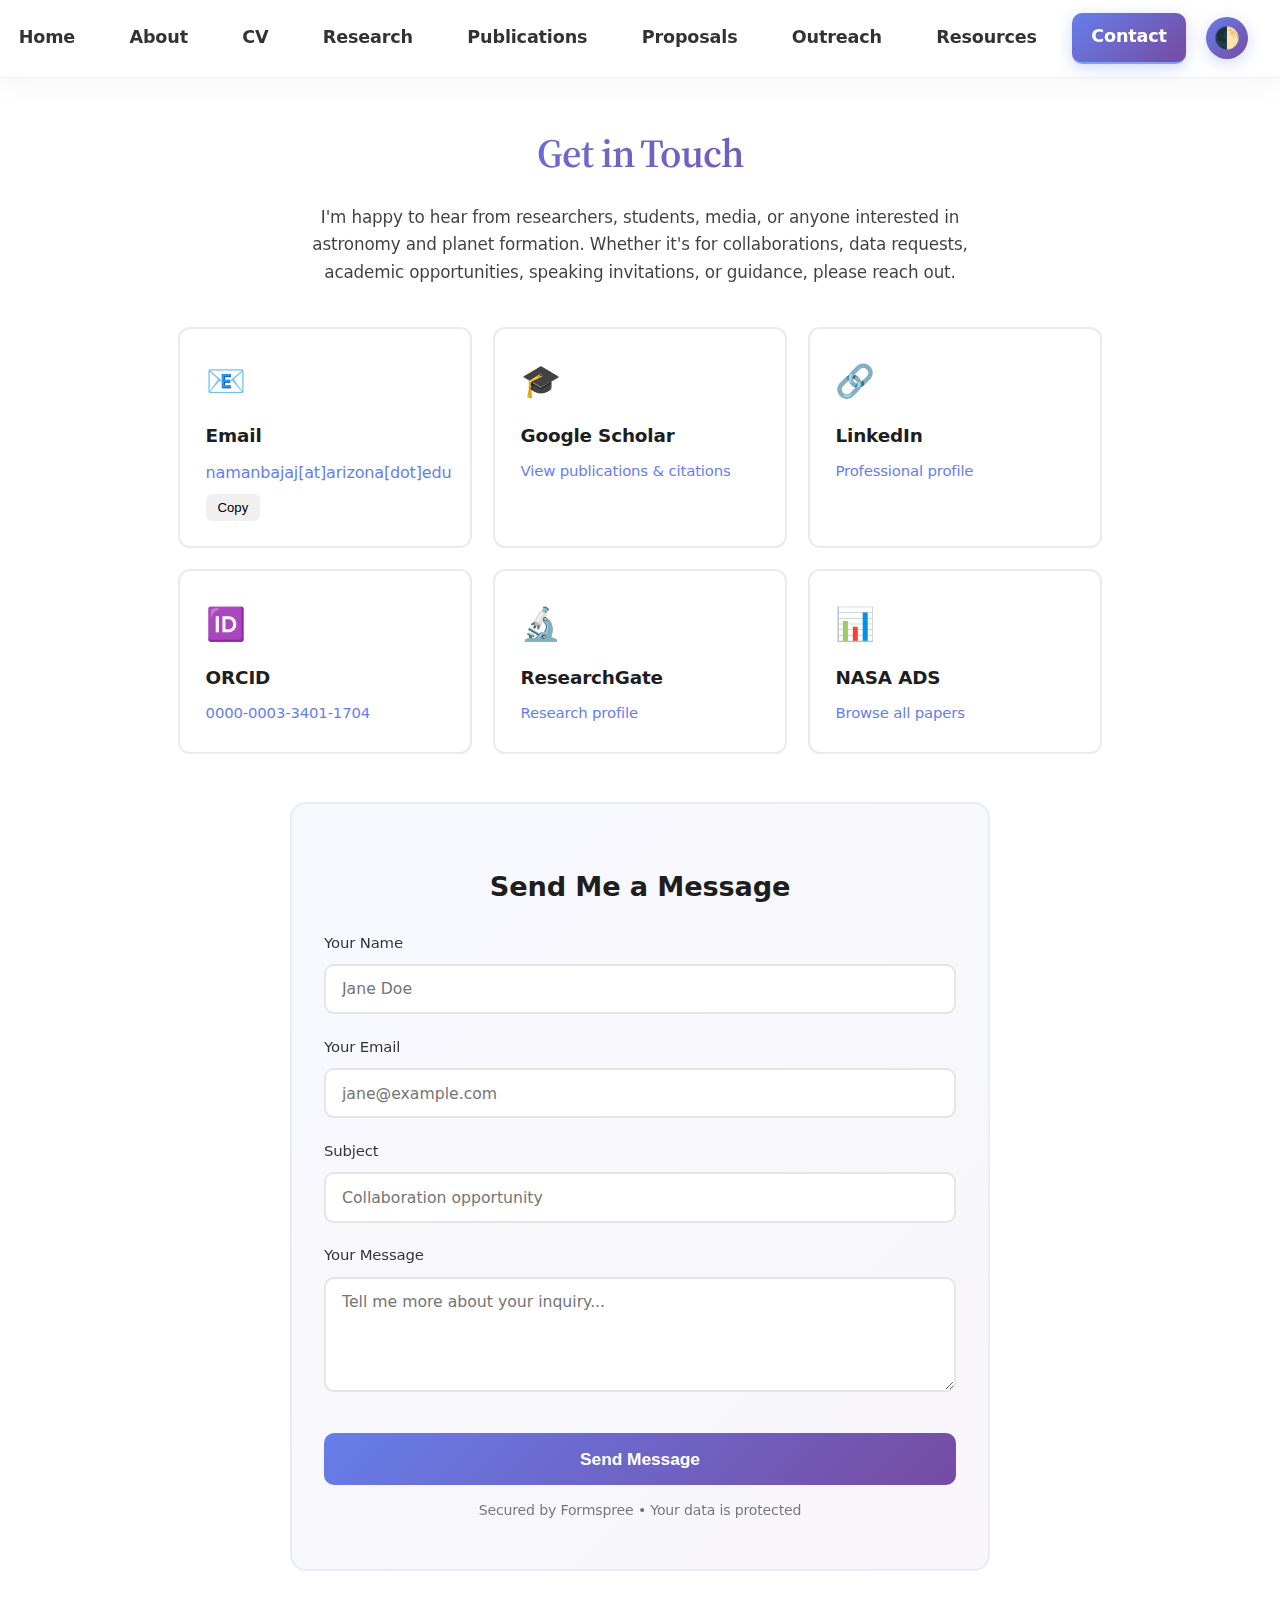
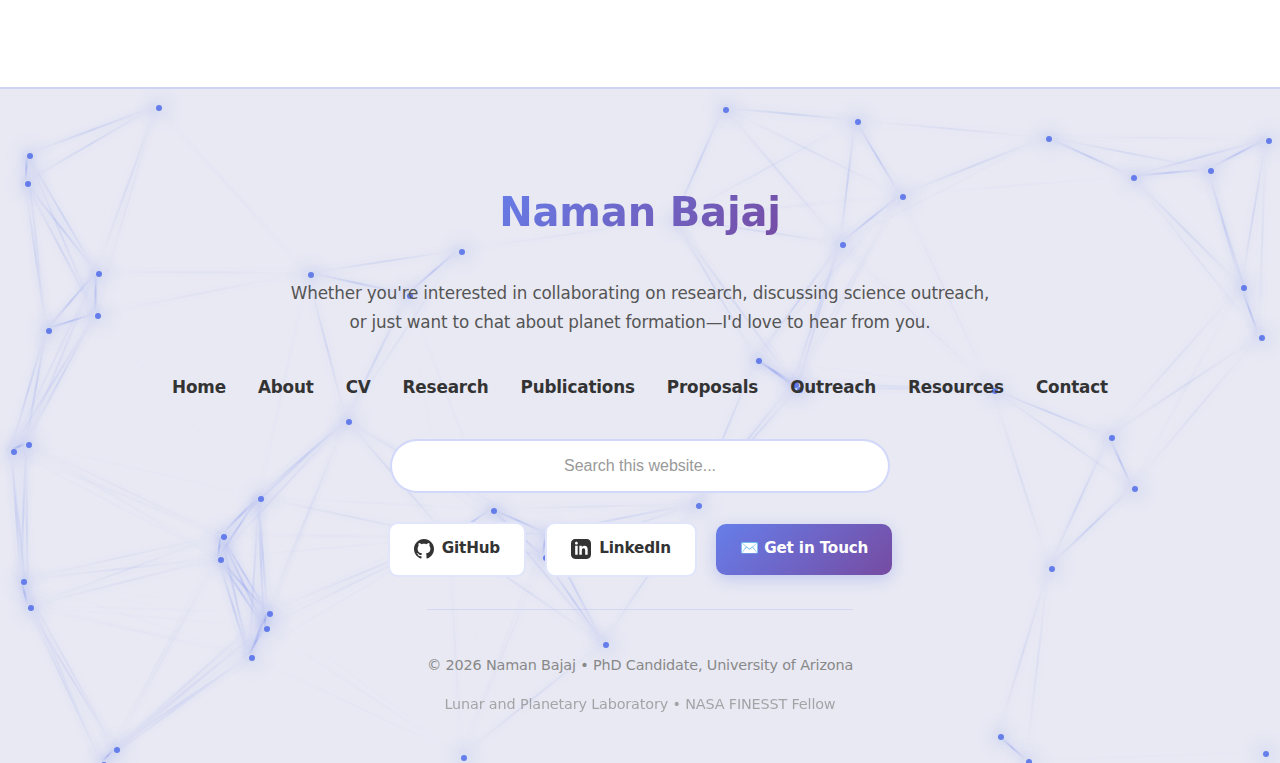
<file: contact.html>
<!DOCTYPE html>
<html lang="en">
<head>
  <meta charset="UTF-8">
  <title>Contact | Naman Bajaj</title>
  <meta name="viewport" content="width=device-width, initial-scale=1.0">
  <meta name="description" content="Contact Naman Bajaj, astronomer studying planet formation and protoplanetary disk evolution.">
  <meta name="author" content="Naman Bajaj">
  <meta name="keywords" content="Astronomy, Planet Formation, Protoplanetary Disks, Exoplanets">
  <link rel="stylesheet" href="assets/style.css">
  <link rel="preconnect" href="https://fonts.googleapis.com">
  <link rel="preconnect" href="https://fonts.gstatic.com" crossorigin>
  <link href="https://fonts.googleapis.com/css2?family=Source+Serif+4:wght@400;600&display=swap" rel="stylesheet">
  
  <style>
    /* Global */
    * { box-sizing: border-box; }
    body { margin: 0; padding: 0; overflow-x: hidden; width: 100%; }

    /* Navigation Bar */
    .nav-bar {
      position: sticky !important;
      top: 0;
      width: 100%;
      background: rgba(255, 255, 255, 0.85) !important;
      backdrop-filter: blur(20px) !important;
      -webkit-backdrop-filter: blur(20px) !important;
      box-shadow: 0 4px 30px rgba(0, 0, 0, 0.05) !important;
      border-bottom: 1px solid rgba(102, 126, 234, 0.1) !important;
      padding: 0.8rem 2rem !important;
      z-index: 1000;
      transition: all 0.3s ease;
      display: flex;
      justify-content: center;
      align-items: center;
      gap: 1rem;
    }

    body.dark .nav-bar {
      background: rgba(26, 26, 26, 0.85) !important;
      box-shadow: 0 4px 30px rgba(0, 0, 0, 0.3) !important;
      border-bottom-color: rgba(102, 126, 234, 0.2) !important;
    }

    .nav-links {
      display: flex;
      gap: 1rem;
      align-items: center;
    }

    .nav-bar .nav-link {
      font-size: 1.1rem !important;
      font-weight: 600 !important;
      padding: 0.6rem 1.2rem !important;
      border-radius: 10px !important;
      transition: all 0.3s ease !important;
      position: relative;
      color: #333 !important;
      text-decoration: none;
      white-space: nowrap;
    }

    body.dark .nav-bar .nav-link { color: #e0e0e0 !important; }

    .nav-bar .nav-link:hover {
      background: linear-gradient(135deg, rgba(102, 126, 234, 0.1) 0%, rgba(118, 75, 162, 0.1) 100%) !important;
      transform: translateY(-2px);
    }

    .nav-bar .nav-link.active {
      background: linear-gradient(135deg, #667eea 0%, #764ba2 100%) !important;
      color: white !important;
      box-shadow: 0 4px 15px rgba(102, 126, 234, 0.3);
    }

    body.dark .nav-bar .nav-link.active { box-shadow: 0 4px 15px rgba(102, 126, 234, 0.5); }

    .nav-bar #theme-toggle {
      background: linear-gradient(135deg, #667eea 0%, #764ba2 100%) !important;
      border: none !important;
      width: 42px !important;
      height: 42px !important;
      border-radius: 50% !important;
      font-size: 1.3rem !important;
      cursor: pointer;
      transition: all 0.3s ease !important;
      box-shadow: 0 4px 15px rgba(102, 126, 234, 0.3);
      display: flex;
      align-items: center;
      justify-content: center;
      flex-shrink: 0;
    }

    .nav-bar #theme-toggle:hover {
      transform: rotate(180deg) scale(1.1);
      box-shadow: 0 6px 20px rgba(102, 126, 234, 0.4);
    }

    /* Mobile Menu */
    .mobile-menu-btn {
      display: none;
      background: linear-gradient(135deg, #667eea 0%, #764ba2 100%);
      border: none;
      width: 42px;
      height: 42px;
      border-radius: 10px;
      cursor: pointer;
      flex-direction: column;
      justify-content: center;
      align-items: center;
      gap: 5px;
      transition: all 0.3s ease;
      box-shadow: 0 4px 15px rgba(102, 126, 234, 0.3);
    }

    .mobile-menu-btn span {
      width: 22px;
      height: 2px;
      background: white;
      border-radius: 2px;
      transition: all 0.3s ease;
    }

    .mobile-menu-btn.active span:nth-child(1) { transform: rotate(45deg) translate(6px, 6px); }
    .mobile-menu-btn.active span:nth-child(2) { opacity: 0; }
    .mobile-menu-btn.active span:nth-child(3) { transform: rotate(-45deg) translate(6px, -6px); }

    .mobile-nav-links {
      display: none;
      position: absolute;
      top: 100%;
      left: 0;
      right: 0;
      background: rgba(255, 255, 255, 0.95);
      backdrop-filter: blur(20px);
      -webkit-backdrop-filter: blur(20px);
      box-shadow: 0 8px 30px rgba(0, 0, 0, 0.1);
      flex-direction: column;
      padding: 1rem;
      gap: 0.5rem;
      max-height: 0;
      overflow: hidden;
      transition: max-height 0.3s ease;
    }

    body.dark .mobile-nav-links { background: rgba(26, 26, 26, 0.95); }
    .mobile-nav-links.active { display: flex; max-height: 500px; }
    .mobile-nav-links .nav-link { width: 100%; text-align: center; padding: 0.8rem 1rem !important; }

    /* Main Content */
    main {
      padding: 0.5rem;
      max-width: 1000px;
      margin: 0 auto;
    }

    /* contact.html: match about.html spacing */
    section.section {
      padding-top: 0;
    }

    /* Hero Section */
    .contact-hero {
      text-align: center;
      max-width: 700px;
      margin: 0 auto 2.5rem;
    }

    .contact-hero h2 {
      font-size: 2.5rem;
      margin-bottom: 1rem;
      background: linear-gradient(135deg, #667eea 0%, #764ba2 100%);
      -webkit-background-clip: text;
      -webkit-text-fill-color: transparent;
      background-clip: text;
    }

    .contact-hero p {
      font-size: 1.05rem;
      line-height: 1.65;
      opacity: 0.85;
    }

    /* Contact Cards Grid */
    .contact-grid {
      display: grid;
      grid-template-columns: repeat(auto-fit, minmax(280px, 1fr));
      gap: 1.3rem;
      margin: 2.5rem 0;
    }

    .contact-card {
      position: relative;
      padding: 1.6rem;
      border-radius: 12px;
      transition: all 0.3s cubic-bezier(0.4, 0, 0.2, 1);
      border: 2px solid rgba(0, 0, 0, 0.08);
      background: var(--bg-color, #fff);
      overflow: hidden;
    }

    .contact-card::before {
      content: '';
      position: absolute;
      top: 0;
      left: 0;
      width: 4px;
      height: 100%;
      background: linear-gradient(180deg, #667eea 0%, #764ba2 100%);
      opacity: 0;
      transition: opacity 0.3s ease;
    }

    .contact-card:hover {
      transform: translateY(-4px);
      box-shadow: 0 12px 24px rgba(0, 0, 0, 0.12);
      border-color: rgba(102, 126, 234, 0.3);
    }

    .contact-card:hover::before { opacity: 1; }

    .contact-card .icon {
      font-size: 2rem;
      margin-bottom: 0.7rem;
      display: block;
    }

    .contact-card h3 {
      margin: 0 0 0.5rem 0;
      font-size: 1.15rem;
      font-weight: 600;
    }

    .contact-card p {
      margin: 0;
      font-size: 0.93rem;
    }

    .contact-card a {
      text-decoration: none;
      color: #667eea;
      font-weight: 500;
      transition: color 0.2s ease;
    }

    .contact-card a:hover {
      color: #764ba2;
      text-decoration: underline;
    }

    .email-container {
      display: flex;
      align-items: center;
      gap: 0.5rem;
      flex-wrap: wrap;
    }

    .copy-btn {
      padding: 0.35rem 0.75rem;
      font-size: 0.82rem;
      background: #f0f0f0;
      border: none;
      border-radius: 6px;
      cursor: pointer;
      transition: all 0.2s ease;
      font-weight: 500;
    }

    .copy-btn:hover {
      background: #667eea;
      color: white;
    }

    .copy-btn.copied {
      background: #10b981;
      color: white;
    }

    /* Form Styling */
    .contact-form-wrapper {
      max-width: 700px;
      margin: 3rem auto 0;
      padding: 2rem;
      background: linear-gradient(135deg, rgba(102, 126, 234, 0.05) 0%, rgba(118, 75, 162, 0.05) 100%);
      border-radius: 16px;
      border: 2px solid rgba(102, 126, 234, 0.1);
    }

    .contact-form-wrapper h3 {
      font-size: 1.7rem;
      margin-bottom: 1.3rem;
      text-align: center;
    }

    .form-group {
      margin-bottom: 1.3rem;
    }

    .form-group label {
      display: block;
      margin-bottom: 0.5rem;
      font-weight: 500;
      font-size: 0.93rem;
      opacity: 0.9;
    }

    .form-group input,
    .form-group textarea {
      width: 100%;
      padding: 0.85rem 1rem;
      border-radius: 10px;
      border: 2px solid rgba(0, 0, 0, 0.1);
      font-size: 0.98rem;
      font-family: inherit;
      transition: all 0.3s ease;
      background: var(--bg-color, #fff);
      color: var(--text-color, #333);
      box-sizing: border-box;
    }

    .form-group input:focus,
    .form-group textarea:focus {
      outline: none;
      border-color: #667eea;
      box-shadow: 0 0 0 4px rgba(102, 126, 234, 0.1);
    }

    .form-group textarea {
      resize: vertical;
      min-height: 115px;
    }

    .submit-btn {
      width: 100%;
      padding: 0.95rem 2rem;
      font-size: 1.08rem;
      font-weight: 600;
      background: linear-gradient(135deg, #667eea 0%, #764ba2 100%);
      color: white;
      border: none;
      border-radius: 10px;
      cursor: pointer;
      transition: all 0.3s ease;
      margin-top: 0.8rem;
    }

    .submit-btn:hover {
      transform: translateY(-2px);
      box-shadow: 0 8px 20px rgba(102, 126, 234, 0.4);
    }

    .submit-btn:active { transform: translateY(0); }

    .form-notice {
      text-align: center;
      font-size: 0.88rem;
      opacity: 0.6;
      margin-top: 0.9rem;
    }

    .success-message {
      display: none;
      padding: 0.95rem;
      background: #10b981;
      color: white;
      border-radius: 8px;
      text-align: center;
      margin-bottom: 1rem;
      animation: slideIn 0.3s ease;
    }

    .success-message.show { display: block; }

    @keyframes slideIn {
      from {
        opacity: 0;
        transform: translateY(-10px);
      }
      to {
        opacity: 1;
        transform: translateY(0);
      }
    }

    /* Footer */
    .home-footer {
      position: relative;
      padding: 3.5rem 2rem 2rem;
      background: #e8e9f3;
      border-top: 2px solid rgba(102, 126, 234, 0.2);
      overflow: hidden;
      width: 100%;
      margin-top: 3rem;
    }

    body.dark .home-footer {
      background: #0d0d0d;
      border-top-color: rgba(102, 126, 234, 0.3);
    }

    .footer-constellation {
      position: absolute;
      top: 0;
      left: 0;
      right: 0;
      bottom: 0;
      opacity: 1;
      pointer-events: none;
      overflow: hidden;
      z-index: 0;
    }

    .constellation-dot {
      position: absolute;
      width: 6px;
      height: 6px;
      background: #667eea;
      border-radius: 50%;
      box-shadow: 0 0 15px rgba(102, 126, 234, 0.8), 0 0 30px rgba(102, 126, 234, 0.4);
      animation: twinkle 3s ease-in-out infinite;
    }

    body.dark .constellation-dot {
      background: #a0b4ff;
      box-shadow: 0 0 20px rgba(160, 180, 255, 0.9), 0 0 40px rgba(160, 180, 255, 0.5);
    }

    @keyframes twinkle {
      0%, 100% { opacity: 1; transform: scale(1); }
      50% { opacity: 0.5; transform: scale(0.8); }
    }

    .constellation-line {
      position: absolute;
      height: 2px;
      background: linear-gradient(90deg, transparent, rgba(102, 126, 234, 0.6), transparent);
      transform-origin: left center;
      box-shadow: 0 0 8px rgba(102, 126, 234, 0.4);
    }

    body.dark .constellation-line {
      background: linear-gradient(90deg, transparent, rgba(160, 180, 255, 0.7), transparent);
      box-shadow: 0 0 10px rgba(160, 180, 255, 0.5);
    }

    .footer-container {
      position: relative;
      max-width: 1200px;
      margin: 0 auto;
      display: flex;
      flex-direction: column;
      align-items: center;
      text-align: center;
      z-index: 1;
      width: 100%;
    }

    .footer-name {
      font-size: 2.5rem;
      font-weight: 900;
      margin-bottom: 1rem;
      background: linear-gradient(135deg, #667eea 0%, #764ba2 100%);
      -webkit-background-clip: text;
      -webkit-text-fill-color: transparent;
      background-clip: text;
    }

    .footer-tagline {
      font-size: 1.05rem;
      line-height: 1.7;
      color: #555;
      margin-bottom: 2rem;
      max-width: 700px;
    }

    body.dark .footer-tagline { color: #b0b0b0; }

    .footer-nav {
      display: flex;
      gap: 2rem;
      margin-bottom: 2rem;
      flex-wrap: wrap;
      justify-content: center;
      background: transparent !important;
    }

    .footer-nav a {
      color: #333;
      text-decoration: none;
      font-size: 1.05rem;
      font-weight: 600;
      transition: all 0.3s ease;
      position: relative;
      background: transparent !important;
    }

    .footer-nav a::after {
      content: '';
      position: absolute;
      bottom: -5px;
      left: 0;
      width: 0;
      height: 2px;
      background: #667eea;
      transition: width 0.3s ease;
    }

    .footer-nav a:hover { color: #667eea; }
    .footer-nav a:hover::after { width: 100%; }
    body.dark .footer-nav a { color: #e0e0e0; }
    body.dark .footer-nav a:hover { color: #a0b4ff; }
    body.dark .footer-nav a::after { background: #a0b4ff; }

    .search-container {
      width: 100%;
      max-width: 500px;
      margin-bottom: 1.8rem;
    }

    .search-box {
      width: 100%;
      padding: 1rem 1.5rem;
      font-size: 1rem;
      border: 2px solid rgba(102, 126, 234, 0.3);
      border-radius: 50px;
      background: white;
      color: #333;
      transition: all 0.3s ease;
      text-align: center;
    }

    .search-box:focus {
      outline: none;
      border-color: #667eea;
      box-shadow: 0 4px 15px rgba(102, 126, 234, 0.2);
    }

    body.dark .search-box {
      background: #1a1a1a;
      color: #e0e0e0;
      border-color: rgba(102, 126, 234, 0.4);
    }

    body.dark .search-box:focus { border-color: #a0b4ff; }
    .search-box::placeholder { color: #999; }

    .footer-links {
      display: flex;
      gap: 1.2rem;
      align-items: center;
      justify-content: center;
      margin-bottom: 2rem;
      flex-wrap: wrap;
    }

    .footer-link {
      display: inline-flex;
      align-items: center;
      gap: 0.5rem;
      padding: 0.8rem 1.5rem;
      background: white;
      color: #333;
      text-decoration: none;
      border-radius: 10px;
      font-weight: 600;
      font-size: 0.95rem;
      transition: all 0.3s ease;
      border: 2px solid rgba(102, 126, 234, 0.2);
    }

    .footer-link:hover {
      transform: translateY(-3px);
      box-shadow: 0 6px 15px rgba(102, 126, 234, 0.2);
      border-color: #667eea;
      color: #667eea;
    }

    body.dark .footer-link {
      background: #1a1a1a;
      color: #e0e0e0;
      border-color: rgba(102, 126, 234, 0.3);
    }

    body.dark .footer-link:hover {
      border-color: #a0b4ff;
      color: #a0b4ff;
    }

    .footer-link svg {
      width: 20px;
      height: 20px;
      fill: currentColor;
    }

    .contact-btn {
      background: linear-gradient(135deg, #667eea 0%, #764ba2 100%) !important;
      color: white !important;
      border: none !important;
      box-shadow: 0 4px 15px rgba(102, 126, 234, 0.3);
    }

    .contact-btn:hover {
      box-shadow: 0 6px 20px rgba(102, 126, 234, 0.4);
      color: white !important;
    }

    .footer-bottom {
      padding-top: 1.8rem;
      border-top: 1px solid rgba(102, 126, 234, 0.15);
      color: #888;
      font-size: 0.9rem;
    }

    body.dark .footer-bottom {
      border-top-color: rgba(102, 126, 234, 0.25);
      color: #999;
    }

    /* Dark Mode */
    body.dark .contact-card {
      background: #2a2a2a;
      border-color: rgba(255, 255, 255, 0.1);
    }

    body.dark .contact-card:hover { border-color: rgba(102, 126, 234, 0.5); }

    body.dark .contact-form-wrapper {
      background: linear-gradient(135deg, rgba(102, 126, 234, 0.1) 0%, rgba(118, 75, 162, 0.1) 100%);
      border-color: rgba(102, 126, 234, 0.2);
    }

    body.dark .form-group input,
    body.dark .form-group textarea {
      background: #2a2a2a;
      border-color: rgba(255, 255, 255, 0.2);
      color: #e0e0e0;
    }

    body.dark .form-group input:focus,
    body.dark .form-group textarea:focus {
      border-color: #667eea;
      box-shadow: 0 0 0 4px rgba(102, 126, 234, 0.2);
    }

    body.dark .copy-btn {
      background: #3a3a3a;
      color: #e0e0e0;
    }

    /* Responsive */
    @media (max-width: 768px) {
      body { max-width: 100vw; overflow-x: hidden; }

      .nav-bar {
        padding: 1rem 1.5rem !important;
        justify-content: space-between;
        position: relative;
      }

      .nav-links { display: none !important; }
      .mobile-menu-btn { display: flex; }

      main { padding: 1.5rem; }

      .contact-hero h2 { font-size: 2rem; }

      .contact-grid { grid-template-columns: 1fr; }

      .contact-form-wrapper { padding: 1.5rem; }

      .footer-nav {
        flex-direction: column;
        gap: 1.2rem;
        margin-bottom: 1.8rem;
      }

      .footer-links {
        flex-direction: column;
        width: 100%;
        gap: 1rem;
      }

      .footer-link {
        width: 100%;
        justify-content: center;
      }
    }
  </style>
</head>

<body>

<nav class="nav-bar">
  <div class="nav-links">
    <a href="index.html" class="nav-link">Home</a>
    <a href="about.html" class="nav-link">About</a>
    <a href="cv.html" class="nav-link">CV</a>
    <a href="research.html" class="nav-link">Research</a>
    <a href="publications.html" class="nav-link">Publications</a>
    <a href="proposals.html" class="nav-link">Proposals</a>
    <a href="outreach.html" class="nav-link">Outreach</a>
    <a href="resources.html" class="nav-link">Resources</a>
    <a href="contact.html" class="nav-link">Contact</a>
  </div>

  <button class="mobile-menu-btn" id="mobileMenuBtn">
    <span></span>
    <span></span>
    <span></span>
  </button>

  <button id="theme-toggle">🌓</button>

  <div class="mobile-nav-links" id="mobileNavLinks">
    <a href="index.html" class="nav-link">Home</a>
    <a href="about.html" class="nav-link">About</a>
    <a href="cv.html" class="nav-link">CV</a>
    <a href="research.html" class="nav-link">Research</a>
    <a href="publications.html" class="nav-link">Publications</a>
    <a href="proposals.html" class="nav-link">Proposals</a>
    <a href="outreach.html" class="nav-link">Outreach</a>
    <a href="resources.html" class="nav-link">Resources</a>
    <a href="contact.html" class="nav-link">Contact</a>
  </div>
</nav>

<main>
<section class="section" style="max-width: 1000px;">
  
  <div class="contact-hero">
    <h2>Get in Touch</h2>
    <p>
      I'm happy to hear from researchers, students, media, or anyone interested in astronomy and planet formation. 
      Whether it's for collaborations, data requests, academic opportunities, speaking invitations, or guidance, please reach out.
    </p>
  </div>

  <div class="contact-grid">
    
    <div class="contact-card">
      <span class="icon">📧</span>
      <h3>Email</h3>
      <div class="email-container">
        <a href="mailto:namanbajaj@arizona.edu">namanbajaj[at]arizona[dot]edu</a>
        <button class="copy-btn" onclick="copyEmail(this)">Copy</button>
      </div>
    </div>

    <div class="contact-card">
      <span class="icon">🎓</span>
      <h3>Google Scholar</h3>
      <p><a href="https://scholar.google.com/citations?user=YmjCZWAAAAAJ&hl=en" target="_blank">View publications & citations</a></p>
    </div>

    <div class="contact-card">
      <span class="icon">🔗</span>
      <h3>LinkedIn</h3>
      <p><a href="https://www.linkedin.com/in/naman-bajaj-a5ab52143/" target="_blank">Professional profile</a></p>
    </div>
    
    <div class="contact-card">
      <span class="icon">🆔</span>
      <h3>ORCID</h3>
      <p><a href="https://orcid.org/0000-0003-3401-1704" target="_blank">0000-0003-3401-1704</a></p>
    </div>
    
    <div class="contact-card">
      <span class="icon">🔬</span>
      <h3>ResearchGate</h3>
      <p><a href="https://www.researchgate.net/profile/Naman-Bajaj-2" target="_blank">Research profile</a></p>
    </div>

    <div class="contact-card">
      <span class="icon">📊</span>
      <h3>NASA ADS</h3>
      <p><a href="https://ui.adsabs.harvard.edu/search/fq=%7B!type%3Daqp%20v%3D%24fq_database%7D&fq_database=database%3Aastronomy&q=author%3A%22Bajaj%2C%20N.%20S.%22&sort=date%20desc%2C%20bibcode%20desc&p_=0" target="_blank">Browse all papers</a></p>
    </div>

  </div>

  <div class="contact-form-wrapper">
    <h3>Send Me a Message</h3>
    
    <div class="success-message" id="successMessage">
      ✓ Message sent successfully! I'll get back to you soon.
    </div>

    <form action="https://formspree.io/f/mdaevgja" method="POST" onsubmit="handleSubmit(event)">
      
      <div class="form-group">
        <label for="name">Your Name</label>
        <input type="text" id="name" name="name" required placeholder="Jane Doe">
      </div>

      <div class="form-group">
        <label for="email">Your Email</label>
        <input type="email" id="email" name="email" required placeholder="jane@example.com">
      </div>

      <div class="form-group">
        <label for="subject">Subject</label>
        <input type="text" id="subject" name="subject" placeholder="Collaboration opportunity">
      </div>

      <div class="form-group">
        <label for="message">Your Message</label>
        <textarea id="message" name="message" required placeholder="Tell me more about your inquiry..."></textarea>
      </div>

      <button type="submit" class="submit-btn">Send Message</button>
      
      <p class="form-notice">
        Secured by Formspree • Your data is protected
      </p>
    </form>
  </div>

</section>
</main>

<footer class="home-footer">
  <div class="footer-constellation" id="constellation"></div>
  <div class="footer-container">
    <h2 class="footer-name">Naman Bajaj</h2>
    <p class="footer-tagline">Whether you're interested in collaborating on research, discussing science outreach, or just want to chat about planet formation—I'd love to hear from you.</p>
    <nav class="footer-nav">
      <a href="index.html">Home</a>
      <a href="about.html">About</a>
      <a href="cv.html">CV</a>
      <a href="research.html">Research</a>
      <a href="publications.html">Publications</a>
      <a href="proposals.html">Proposals</a>
      <a href="outreach.html">Outreach</a>
      <a href="resources.html">Resources</a>
      <a href="contact.html">Contact</a>
    </nav>
    <div class="search-container">
      <input type="text" class="search-box" id="searchBox" placeholder="Search this website...">
    </div>
    <div class="footer-links">
      <a href="https://github.com/naman-bajaj" target="_blank" class="footer-link">
        <svg viewBox="0 0 24 24"><path d="M12 0c-6.626 0-12 5.373-12 12 0 5.302 3.438 9.8 8.207 11.387.599.111.793-.261.793-.577v-2.234c-3.338.726-4.033-1.416-4.033-1.416-.546-1.387-1.333-1.756-1.333-1.756-1.089-.745.083-.729.083-.729 1.205.084 1.839 1.237 1.839 1.237 1.07 1.834 2.807 1.304 3.492.997.107-.775.418-1.305.762-1.604-2.665-.305-5.467-1.334-5.467-5.931 0-1.311.469-2.381 1.236-3.221-.124-.303-.535-1.524.117-3.176 0 0 1.008-.322 3.301 1.23.957-.266 1.983-.399 3.003-.404 1.02.005 2.047.138 3.006.404 2.291-1.552 3.297-1.23 3.297-1.23.653 1.653.242 2.874.118 3.176.77.84 1.235 1.911 1.235 3.221 0 4.609-2.807 5.624-5.479 5.921.43.372.823 1.102.823 2.222v3.293c0 .319.192.694.801.576 4.765-1.589 8.199-6.086 8.199-11.386 0-6.627-5.373-12-12-12z"/></svg>
        GitHub
      </a>
      <a href="https://www.linkedin.com/in/naman-bajaj-a5ab52143/" target="_blank" class="footer-link">
        <svg viewBox="0 0 24 24"><path d="M19 0h-14c-2.761 0-5 2.239-5 5v14c0 2.761 2.239 5 5 5h14c2.762 0 5-2.239 5-5v-14c0-2.761-2.238-5-5-5zm-11 19h-3v-11h3v11zm-1.5-12.268c-.966 0-1.75-.79-1.75-1.764s.784-1.764 1.75-1.764 1.75.79 1.75 1.764-.783 1.764-1.75 1.764zm13.5 12.268h-3v-5.604c0-3.368-4-3.113-4 0v5.604h-3v-11h3v1.765c1.396-2.586 7-2.777 7 2.476v6.759z"/></svg>
        LinkedIn
      </a>
      <a href="contact.html" class="footer-link contact-btn">✉️ Get in Touch</a>
    </div>
    <div class="footer-bottom">
      <p>© 2026 Naman Bajaj • PhD Candidate, University of Arizona</p>
      <p style="margin-top: 0.5rem; opacity: 0.7;">Lunar and Planetary Laboratory • NASA FINESST Fellow</p>
    </div>
  </div>
</footer>

<script>
const mobileMenuBtn=document.getElementById('mobileMenuBtn');const mobileNavLinks=document.getElementById('mobileNavLinks');mobileMenuBtn.addEventListener('click',()=>{mobileMenuBtn.classList.toggle('active');mobileNavLinks.classList.toggle('active');});document.querySelectorAll('.mobile-nav-links .nav-link').forEach(link=>{link.addEventListener('click',()=>{mobileMenuBtn.classList.remove('active');mobileNavLinks.classList.remove('active');});});

function createConstellation(){const constellation=document.getElementById('constellation');const width=constellation.offsetWidth;const height=constellation.offsetHeight;constellation.innerHTML='';const dots=[];const numDots=50;for(let i=0;i<numDots;i++){const dot=document.createElement('div');dot.className='constellation-dot';const x=Math.random()*width;const y=Math.random()*height;dot.style.left=x+'px';dot.style.top=y+'px';dot.style.animationDelay=Math.random()*3+'s';constellation.appendChild(dot);dots.push({x,y,element:dot});}for(let i=0;i<dots.length;i++){for(let j=i+1;j<dots.length;j++){const dx=dots[j].x-dots[i].x;const dy=dots[j].y-dots[i].y;const distance=Math.sqrt(dx*dx+dy*dy);if(distance<250){const line=document.createElement('div');line.className='constellation-line';const angle=Math.atan2(dy,dx);line.style.width=distance+'px';line.style.left=dots[i].x+'px';line.style.top=dots[i].y+'px';line.style.transform=`rotate(${angle}rad)`;line.style.opacity=(1-distance/250)*0.7;constellation.appendChild(line);}}}}window.addEventListener('load',createConstellation);let resizeTimeout;window.addEventListener('resize',()=>{clearTimeout(resizeTimeout);resizeTimeout=setTimeout(()=>{createConstellation();},250);});

document.getElementById('searchBox').addEventListener('keypress',(e)=>{if(e.key==='Enter'){const searchTerm=e.target.value.trim().toLowerCase();if(searchTerm){const pages=[{url:'index.html',title:'Home',keywords:['home','naman bajaj','astronomer','planet formation','jwst','nasa','protoplanetary disk','disk winds','photoevaporation']},{url:'about.html',title:'About Me',keywords:['about','biography','education','background','india','university of arizona','phd','mechanical engineering','astronomy']},{url:'research.html',title:'Research',keywords:['research','disk evolution','disk dispersal','circumbinary','jwst','miri','nirspec','photoevaporation','mhd winds','jets','tcha','binary']},{url:'publications.html',title:'Publications',keywords:['publications','papers','nature astronomy','astronomical journal','astrophysical journal','first author','ads','pascucci','bajaj']},{url:'outreach.html',title:'Outreach',keywords:['outreach','podcast','school','press','media','science communication','education','seti']},{url:'contact.html',title:'Contact',keywords:['contact','email','collaboration','get in touch','reach out']}];const matches=pages.filter(page=>{return page.keywords.some(keyword=>keyword.includes(searchTerm))||page.title.toLowerCase().includes(searchTerm);});if(matches.length>0){window.location.href=matches[0].url;}else{const googleSearch=confirm(`No direct match found for "${searchTerm}".\n\nWould you like to search on Google instead?`);if(googleSearch){window.open(`https://www.google.com/search?q=site:naman-bajaj.github.io ${encodeURIComponent(searchTerm)}`,'_blank');}}}}});

const toggle=document.getElementById("theme-toggle");if(localStorage.theme==="dark")document.body.classList.add("dark");toggle?.addEventListener("click",()=>{document.body.classList.toggle("dark");localStorage.theme=document.body.classList.contains("dark")?"dark":"light";});

document.querySelectorAll('.nav-link').forEach(link=>{if(link.href===window.location.href){link.classList.add('active');}});

function copyEmail(button){const email="namanbajaj@arizona.edu";navigator.clipboard.writeText(email).then(()=>{button.textContent="Copied!";button.classList.add("copied");setTimeout(()=>{button.textContent="Copy";button.classList.remove("copied");},2000);});}

function handleSubmit(event){}
</script>

</body>
</html>
</file>
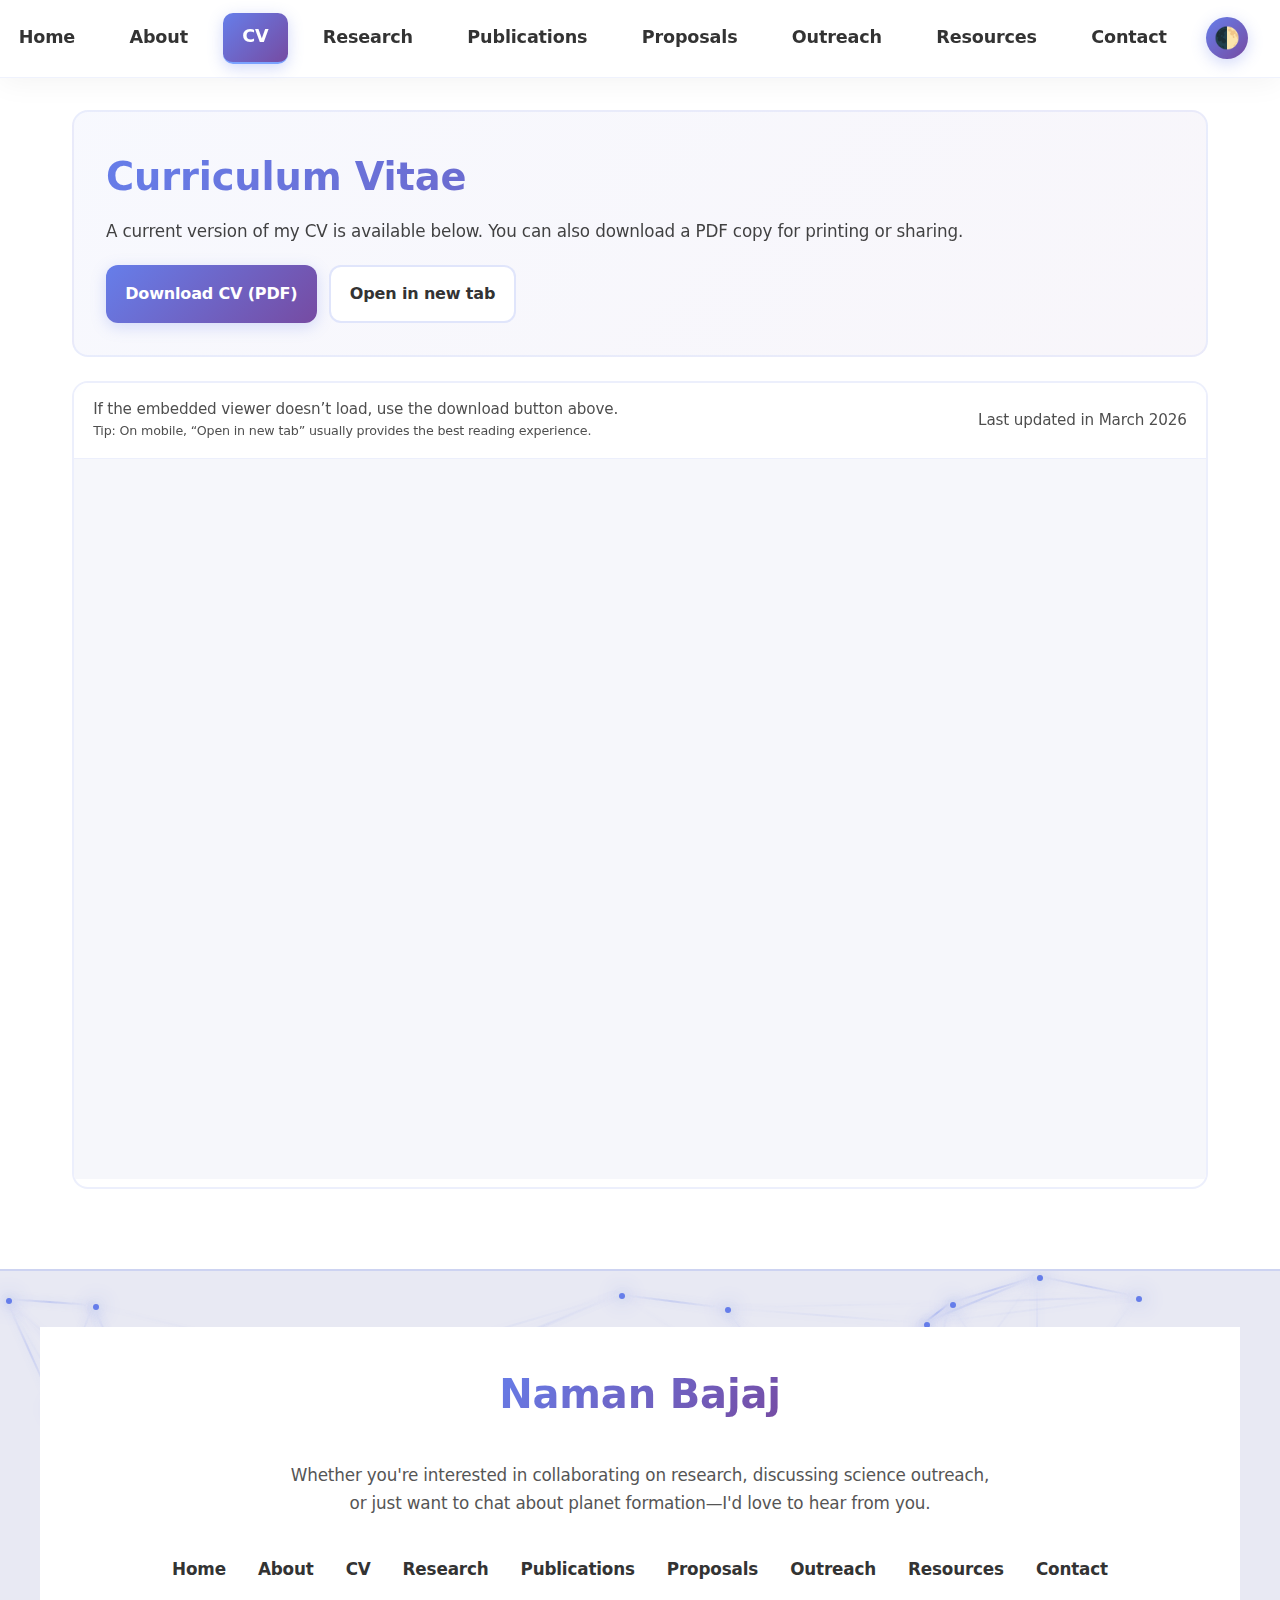
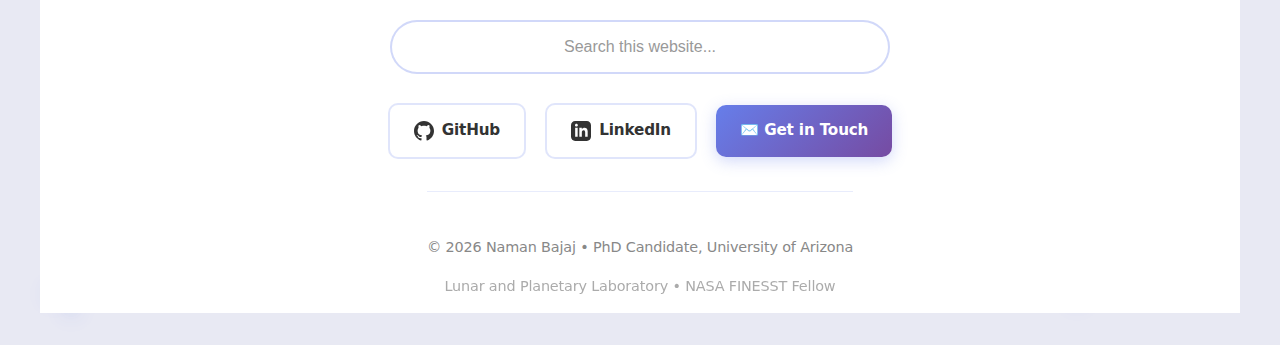
<file: cv.html>
<!DOCTYPE html>
<html lang="en">
<head>
  <meta charset="UTF-8" />
  <title>CV | Naman Bajaj</title>
  <meta name="viewport" content="width=device-width, initial-scale=1.0" />
  <meta name="description" content="Curriculum Vitae - Naman Bajaj" />
  <meta name="author" content="Naman Bajaj" />
  <link rel="stylesheet" href="assets/style.css" />

  <style>
    /* Global (match other pages) */
    * { box-sizing: border-box; }
    body { margin: 0; padding: 0; overflow-x: hidden; width: 100%; }

    /* Navigation Bar (copied to match site) */
    .nav-bar {
      position: sticky !important;
      top: 0;
      width: 100%;
      background: rgba(255, 255, 255, 0.85) !important;
      backdrop-filter: blur(20px) !important;
      -webkit-backdrop-filter: blur(20px) !important;
      box-shadow: 0 4px 30px rgba(0, 0, 0, 0.05) !important;
      border-bottom: 1px solid rgba(102, 126, 234, 0.1) !important;
      padding: 0.8rem 2rem !important;
      z-index: 1000;
      transition: all 0.3s ease;
      display: flex;
      justify-content: center;
      align-items: center;
      gap: 1rem;
    }

    body.dark .nav-bar {
      background: rgba(26, 26, 26, 0.85) !important;
      box-shadow: 0 4px 30px rgba(0, 0, 0, 0.3) !important;
      border-bottom-color: rgba(102, 126, 234, 0.2) !important;
    }

    .nav-links {
      display: flex;
      gap: 1rem;
      align-items: center;
    }

    .nav-bar .nav-link {
      font-size: 1.1rem !important;
      font-weight: 600 !important;
      padding: 0.6rem 1.2rem !important;
      border-radius: 10px !important;
      transition: all 0.3s ease !important;
      position: relative;
      color: #333 !important;
      text-decoration: none;
      white-space: nowrap;
    }

    body.dark .nav-bar .nav-link { color: #e0e0e0 !important; }

    .nav-bar .nav-link:hover {
      background: linear-gradient(135deg, rgba(102, 126, 234, 0.1) 0%, rgba(118, 75, 162, 0.1) 100%) !important;
      transform: translateY(-2px);
    }

    .nav-bar .nav-link.active {
      background: linear-gradient(135deg, #667eea 0%, #764ba2 100%) !important;
      color: white !important;
      box-shadow: 0 4px 15px rgba(102, 126, 234, 0.3);
    }

    body.dark .nav-bar .nav-link.active { box-shadow: 0 4px 15px rgba(102, 126, 234, 0.5); }

    /* Theme tokens */
    body {
      --page-bg: #ffffff;
      --page-fg: #111111;
      --card-bg: #ffffff;
      --card-fg: #222222;
      --border: rgba(102, 126, 234, 0.12);
      background: var(--page-bg);
      color: var(--page-fg);
    }
    
    body.dark {
      --page-bg: #0d0d0d;
      --page-fg: #eaeaea;
      --card-bg: #151515;
      --card-fg: #eaeaea;
      --border: rgba(102, 126, 234, 0.22);
    }
    
    /* Apply tokens to your blocks */
    .cv-hero,
    .cv-viewer,
    .footer-container {
      background: var(--card-bg);
      color: var(--card-fg);
      border-color: var(--border);
    }
    
    .nav-bar #theme-toggle {
      background: linear-gradient(135deg, #667eea 0%, #764ba2 100%) !important;
      border: none !important;
      width: 42px !important;
      height: 42px !important;
      border-radius: 50% !important;
      font-size: 1.3rem !important;
      cursor: pointer;
      transition: all 0.3s ease !important;
      box-shadow: 0 4px 15px rgba(102, 126, 234, 0.3);
      display: flex;
      align-items: center;
      justify-content: center;
      flex-shrink: 0;
    }

    .nav-bar #theme-toggle:hover {
      transform: rotate(180deg) scale(1.1);
      box-shadow: 0 6px 20px rgba(102, 126, 234, 0.4);
    }

    /* Mobile Menu */
    .mobile-menu-btn {
      display: none;
      background: linear-gradient(135deg, #667eea 0%, #764ba2 100%);
      border: none;
      width: 42px;
      height: 42px;
      border-radius: 10px;
      cursor: pointer;
      flex-direction: column;
      justify-content: center;
      align-items: center;
      gap: 5px;
      transition: all 0.3s ease;
      box-shadow: 0 4px 15px rgba(102, 126, 234, 0.3);
    }

    .mobile-menu-btn span {
      width: 22px;
      height: 2px;
      background: white;
      border-radius: 2px;
      transition: all 0.3s ease;
    }

    .mobile-menu-btn.active span:nth-child(1) { transform: rotate(45deg) translate(6px, 6px); }
    .mobile-menu-btn.active span:nth-child(2) { opacity: 0; }
    .mobile-menu-btn.active span:nth-child(3) { transform: rotate(-45deg) translate(6px, -6px); }

    .mobile-nav-links {
      display: none;
      position: absolute;
      top: 100%;
      left: 0;
      right: 0;
      background: rgba(255, 255, 255, 0.95);
      backdrop-filter: blur(20px);
      -webkit-backdrop-filter: blur(20px);
      box-shadow: 0 8px 30px rgba(0, 0, 0, 0.1);
      flex-direction: column;
      padding: 1rem;
      gap: 0.5rem;
      max-height: 0;
      overflow: hidden;
      transition: max-height 0.3s ease;
    }

    body.dark .mobile-nav-links { background: rgba(26, 26, 26, 0.95); }
    .mobile-nav-links.active { display: flex; max-height: 500px; }
    .mobile-nav-links .nav-link { width: 100%; text-align: center; padding: 0.8rem 1rem !important; }

    /* Page Layout */
    main {
      padding: 2rem;
      max-width: 1200px;
      margin: 0 auto;
    }

    .cv-hero {
      padding: 2rem;
      border-radius: 16px;
      border: 2px solid rgba(102, 126, 234, 0.1);
      background: linear-gradient(135deg, rgba(102, 126, 234, 0.05) 0%, rgba(118, 75, 162, 0.05) 100%);
      margin-bottom: 1.5rem;
    }

    .cv-hero h1 {
      margin: 0 0 0.5rem 0;
      font-size: 2.4rem;
      background: linear-gradient(135deg, #667eea 0%, #764ba2 100%);
      -webkit-background-clip: text;
      -webkit-text-fill-color: transparent;
      background-clip: text;
    }

    .cv-hero p {
      margin: 0;
      font-size: 1.05rem;
      line-height: 1.7;
      opacity: 0.85;
    }

    .cv-actions {
      display: flex;
      flex-wrap: wrap;
      gap: 0.75rem;
      margin-top: 1.2rem;
    }

    .btn {
      display: inline-flex;
      align-items: center;
      justify-content: center;
      gap: 0.5rem;
      padding: 0.85rem 1.2rem;
      border-radius: 12px;
      font-weight: 700;
      text-decoration: none;
      border: 2px solid rgba(102, 126, 234, 0.2);
      background: white;
      color: #333;
      transition: all 0.25s ease;
      cursor: pointer;
    }

    .btn:hover {
      transform: translateY(-2px);
      border-color: #667eea;
      box-shadow: 0 8px 20px rgba(102, 126, 234, 0.18);
      color: #667eea;
    }

    .btn-primary {
      background: linear-gradient(135deg, #667eea 0%, #764ba2 100%);
      color: white;
      border: none;
      box-shadow: 0 4px 15px rgba(102, 126, 234, 0.25);
    }

    .btn-primary:hover {
      color: white;
      box-shadow: 0 6px 20px rgba(102, 126, 234, 0.35);
    }

    .cv-viewer {
      margin-top: 1.5rem;
      border-radius: 16px;
      border: 2px solid rgba(102, 126, 234, 0.12);
      background: var(--card-bg); /* replace var(--bg-color, #fff) */
      overflow: hidden;
    }

    .cv-viewer-header {
      display: flex;
      align-items: center;
      justify-content: space-between;
      gap: 1rem;
      padding: 1rem 1.2rem;
      border-bottom: 1px solid rgba(102, 126, 234, 0.12);
      background: rgba(255, 255, 255, 0.6);
      backdrop-filter: blur(10px);
      -webkit-backdrop-filter: blur(10px);
    }

    body.dark .cv-viewer-header {
      background: rgba(26, 26, 26, 0.6);
      border-bottom-color: rgba(102, 126, 234, 0.22);
    }

    .cv-viewer-header .hint {
      font-size: 0.95rem;
      opacity: 0.8;
      line-height: 1.4;
    }

    .cv-frame {
      width: 100%;
      height: min(80vh, 980px);
      border: 0;
      background: #f6f7fb;
    }

    body.dark .cv-frame { background: #111; }

    .cv-fallback {
      padding: 1.2rem;
      font-size: 0.98rem;
      line-height: 1.6;
      opacity: 0.9;
    }

    /* Don't reserve space for the fallback unless noscript renders */
    .cv-fallback { 
      display: none;
      padding: 0;
      margin: 0;
    }

    .cv-fallback code {
      background: rgba(102, 126, 234, 0.08);
      padding: 0.1rem 0.35rem;
      border-radius: 6px;
      font-family: ui-monospace, SFMono-Regular, Menlo, Monaco, Consolas, "Liberation Mono", "Courier New", monospace;
    }

    /* Footer */
    .home-footer {
      position: relative;
      padding: 3.5rem 2rem 2rem;
      background: #e8e9f3;
      border-top: 2px solid rgba(102, 126, 234, 0.2);
      overflow: hidden;
      width: 100%;
      margin-top: 3rem;
    }

    body.dark .home-footer {
      background: #0d0d0d;
      border-top-color: rgba(102, 126, 234, 0.3);
    }

    .footer-constellation {
      position: absolute;
      top: 0;
      left: 0;
      right: 0;
      bottom: 0;
      opacity: 1;
      pointer-events: none;
      overflow: hidden;
      z-index: 0;
    }

    .constellation-dot {
      position: absolute;
      width: 6px;
      height: 6px;
      background: #667eea;
      border-radius: 50%;
      box-shadow: 0 0 15px rgba(102, 126, 234, 0.8), 0 0 30px rgba(102, 126, 234, 0.4);
      animation: twinkle 3s ease-in-out infinite;
    }

    body.dark .constellation-dot {
      background: #a0b4ff;
      box-shadow: 0 0 20px rgba(160, 180, 255, 0.9), 0 0 40px rgba(160, 180, 255, 0.5);
    }

    @keyframes twinkle {
      0%, 100% { opacity: 1; transform: scale(1); }
      50% { opacity: 0.5; transform: scale(0.8); }
    }

    .constellation-line {
      position: absolute;
      height: 2px;
      background: linear-gradient(90deg, transparent, rgba(102, 126, 234, 0.6), transparent);
      transform-origin: left center;
      box-shadow: 0 0 8px rgba(102, 126, 234, 0.4);
    }

    body.dark .constellation-line {
      background: linear-gradient(90deg, transparent, rgba(160, 180, 255, 0.7), transparent);
      box-shadow: 0 0 10px rgba(160, 180, 255, 0.5);
    }

    .footer-container {
      position: relative;
      max-width: 1200px;
      margin: 0 auto;
      display: flex;
      flex-direction: column;
      align-items: center;
      text-align: center;
      z-index: 1;
      width: 100%;
    }

    .footer-name {
      font-size: 2.5rem;
      font-weight: 900;
      margin-bottom: 1rem;
      background: linear-gradient(135deg, #667eea 0%, #764ba2 100%);
      -webkit-background-clip: text;
      -webkit-text-fill-color: transparent;
      background-clip: text;
    }

    .footer-tagline {
      font-size: 1.05rem;
      line-height: 1.7;
      color: #555;
      margin-bottom: 2rem;
      max-width: 700px;
    }

    body.dark .footer-tagline { color: #b0b0b0; }

    .footer-nav {
      display: flex;
      gap: 2rem;
      margin-bottom: 2rem;
      flex-wrap: wrap;
      justify-content: center;
      background: transparent !important;
    }

    .footer-nav a {
      color: #333;
      text-decoration: none;
      font-size: 1.05rem;
      font-weight: 600;
      transition: all 0.3s ease;
      position: relative;
      background: transparent !important;
    }

    .footer-nav a::after {
      content: '';
      position: absolute;
      bottom: -5px;
      left: 0;
      width: 0;
      height: 2px;
      background: #667eea;
      transition: width 0.3s ease;
    }

    .footer-nav a:hover { color: #667eea; }
    .footer-nav a:hover::after { width: 100%; }
    body.dark .footer-nav a { color: #e0e0e0; }
    body.dark .footer-nav a:hover { color: #a0b4ff; }
    body.dark .footer-nav a::after { background: #a0b4ff; }

    .search-container {
      width: 100%;
      max-width: 500px;
      margin-bottom: 1.8rem;
    }

    .search-box {
      width: 100%;
      padding: 1rem 1.5rem;
      font-size: 1rem;
      border: 2px solid rgba(102, 126, 234, 0.3);
      border-radius: 50px;
      background: white;
      color: #333;
      transition: all 0.3s ease;
      text-align: center;
    }

    .search-box:focus {
      outline: none;
      border-color: #667eea;
      box-shadow: 0 4px 15px rgba(102, 126, 234, 0.2);
    }

    body.dark .search-box {
      background: #1a1a1a;
      color: #e0e0e0;
      border-color: rgba(102, 126, 234, 0.4);
    }

    body.dark .search-box:focus { border-color: #a0b4ff; }
    .search-box::placeholder { color: #999; }

    .footer-links {
      display: flex;
      gap: 1.2rem;
      align-items: center;
      justify-content: center;
      margin-bottom: 2rem;
      flex-wrap: wrap;
    }

    .footer-link {
      display: inline-flex;
      align-items: center;
      gap: 0.5rem;
      padding: 0.8rem 1.5rem;
      background: white;
      color: #333;
      text-decoration: none;
      border-radius: 10px;
      font-weight: 600;
      font-size: 0.95rem;
      transition: all 0.3s ease;
      border: 2px solid rgba(102, 126, 234, 0.2);
    }

    .footer-link:hover {
      transform: translateY(-3px);
      box-shadow: 0 6px 15px rgba(102, 126, 234, 0.2);
      border-color: #667eea;
      color: #667eea;
    }

    body.dark .footer-link {
      background: #1a1a1a;
      color: #e0e0e0;
      border-color: rgba(102, 126, 234, 0.3);
    }

    body.dark .footer-link:hover {
      border-color: #a0b4ff;
      color: #a0b4ff;
    }

    .footer-link svg {
      width: 20px;
      height: 20px;
      fill: currentColor;
    }

    .contact-btn {
      background: linear-gradient(135deg, #667eea 0%, #764ba2 100%) !important;
      color: white !important;
      border: none !important;
      box-shadow: 0 4px 15px rgba(102, 126, 234, 0.3);
    }

    .contact-btn:hover {
      box-shadow: 0 6px 20px rgba(102, 126, 234, 0.4);
      color: white !important;
    }

    .footer-bottom {
      padding-top: 1.8rem;
      border-top: 1px solid rgba(102, 126, 234, 0.15);
      color: #888;
      font-size: 0.9rem;
    }

    body.dark .footer-bottom {
      border-top-color: rgba(102, 126, 234, 0.25);
      color: #999;
    }
    /* Dark Mode tweaks */
    body.dark .cv-hero {
      background: linear-gradient(135deg, rgba(102, 126, 234, 0.1) 0%, rgba(118, 75, 162, 0.1) 100%);
      border-color: rgba(102, 126, 234, 0.2);
    }

    body.dark .btn {
      background: #1a1a1a;
      color: #e0e0e0;
    }

    body.dark .btn:hover {
      border-color: rgba(102, 126, 234, 0.6);
      color: #a0b4ff;
    }

    /* Responsive */
    @media (max-width: 768px) {
      body { max-width: 100vw; overflow-x: hidden; }

      .nav-bar {
        padding: 1rem 1.5rem !important;
        justify-content: space-between;
        position: relative;
      }

      .nav-links { display: none !important; }
      .mobile-menu-btn { display: flex; }

      main { padding: 1.5rem; }
      .cv-hero h1 { font-size: 2rem; }
    }
  </style>
</head>

<body>
  <nav class="nav-bar">
    <!-- Desktop Navigation -->
    <div class="nav-links">
      <a href="index.html" class="nav-link">Home</a>
      <a href="about.html" class="nav-link">About</a>
      <a href="cv.html" class="nav-link">CV</a>
      <a href="research.html" class="nav-link">Research</a>
      <a href="publications.html" class="nav-link">Publications</a>
      <a href="proposals.html" class="nav-link">Proposals</a>
      <a href="outreach.html" class="nav-link">Outreach</a>
      <a href="resources.html" class="nav-link">Resources</a>
      <a href="contact.html" class="nav-link">Contact</a>
    </div>

    <!-- Mobile Menu Button -->
    <button class="mobile-menu-btn" id="mobileMenuBtn" aria-label="Open navigation menu" aria-expanded="false">
      <span></span>
      <span></span>
      <span></span>
    </button>

    <button id="theme-toggle" aria-label="Toggle dark mode">🌓</button>

    <!-- Mobile Navigation Dropdown -->
    <div class="mobile-nav-links" id="mobileNavLinks">
      <a href="index.html" class="nav-link">Home</a>
      <a href="about.html" class="nav-link">About</a>
      <a href="cv.html" class="nav-link">CV</a>
      <a href="research.html" class="nav-link">Research</a>
      <a href="publications.html" class="nav-link">Publications</a>
      <a href="proposals.html" class="nav-link">Proposals</a>
      <a href="outreach.html" class="nav-link">Outreach</a>
      <a href="resources.html" class="nav-link">Resources</a>
      <a href="contact.html" class="nav-link">Contact</a>
    </div>
  </nav>

  <main>
    <section class="cv-hero">
      <h1>Curriculum Vitae</h1>
      <p>
        A current version of my CV is available below. You can also download a PDF copy for printing or sharing.
      </p>

      <div class="cv-actions">
        <!-- IMPORTANT: update the href to the correct path once you add your PDF -->
        <a class="btn btn-primary" href="assets/CV.pdf" download>
          Download CV (PDF)
        </a>
        <a class="btn" href="assets/CV.pdf" target="_blank" rel="noopener">
          Open in new tab
        </a>
      </div>
    </section>

    <section class="cv-viewer" aria-label="CV viewer">
      <div class="cv-viewer-header">
        <div class="hint">
          If the embedded viewer doesn’t load, use the download button above.<br />
          <small>Tip: On mobile, “Open in new tab” usually provides the best reading experience.</small>
        </div>
        <div class="hint">
          Last updated in March 2026
        </div>
      </div>

      <!-- Embedded PDF viewer -->
      <iframe
        class="cv-frame"
        src="assets/CV.pdf#view=FitH"
        title="Naman Bajaj CV PDF"
        loading="lazy">
      </iframe>

      <div class="cv-fallback">
        <noscript>
          JavaScript is disabled. Please download the CV here:
          <a href="assets/CV.pdf" download>assets/CV.pdf</a>
        </noscript>
      </div>
    </section>
  </main>

  <footer class="home-footer">
  <div class="footer-constellation" id="constellation"></div>
  <div class="footer-container">
    <h2 class="footer-name">Naman Bajaj</h2>
    <p class="footer-tagline">Whether you're interested in collaborating on research, discussing science outreach, or just want to chat about planet formation—I'd love to hear from you.</p>
    <nav class="footer-nav">
      <a href="index.html">Home</a>
      <a href="about.html">About</a>
      <a href="cv.html">CV</a>
      <a href="research.html">Research</a>
      <a href="publications.html">Publications</a>
      <a href="proposals.html">Proposals</a>
      <a href="outreach.html">Outreach</a>
      <a href="resources.html">Resources</a>
      <a href="contact.html">Contact</a>
    </nav>
    <div class="search-container">
      <input type="text" class="search-box" id="searchBox" placeholder="Search this website...">
    </div>
    <div class="footer-links">
      <a href="https://github.com/naman-bajaj" target="_blank" class="footer-link">
        <svg viewBox="0 0 24 24"><path d="M12 0c-6.626 0-12 5.373-12 12 0 5.302 3.438 9.8 8.207 11.387.599.111.793-.261.793-.577v-2.234c-3.338.726-4.033-1.416-4.033-1.416-.546-1.387-1.333-1.756-1.333-1.756-1.089-.745.083-.729.083-.729 1.205.084 1.839 1.237 1.839 1.237 1.07 1.834 2.807 1.304 3.492.997.107-.775.418-1.305.762-1.604-2.665-.305-5.467-1.334-5.467-5.931 0-1.311.469-2.381 1.236-3.221-.124-.303-.535-1.524.117-3.176 0 0 1.008-.322 3.301 1.23.957-.266 1.983-.399 3.003-.404 1.02.005 2.047.138 3.006.404 2.291-1.552 3.297-1.23 3.297-1.23.653 1.653.242 2.874.118 3.176.77.84 1.235 1.911 1.235 3.221 0 4.609-2.807 5.624-5.479 5.921.43.372.823 1.102.823 2.222v3.293c0 .319.192.694.801.576 4.765-1.589 8.199-6.086 8.199-11.386 0-6.627-5.373-12-12-12z"/></svg>
        GitHub
      </a>
      <a href="https://www.linkedin.com/in/naman-bajaj-a5ab52143/" target="_blank" class="footer-link">
        <svg viewBox="0 0 24 24"><path d="M19 0h-14c-2.761 0-5 2.239-5 5v14c0 2.761 2.239 5 5 5h14c2.762 0 5-2.239 5-5v-14c0-2.761-2.238-5-5-5zm-11 19h-3v-11h3v11zm-1.5-12.268c-.966 0-1.75-.79-1.75-1.764s.784-1.764 1.75-1.764 1.75.79 1.75 1.764-.783 1.764-1.75 1.764zm13.5 12.268h-3v-5.604c0-3.368-4-3.113-4 0v5.604h-3v-11h3v1.765c1.396-2.586 7-2.777 7 2.476v6.759z"/></svg>
        LinkedIn
      </a>
      <a href="contact.html" class="footer-link contact-btn">✉️ Get in Touch</a>
    </div>
    <div class="footer-bottom">
      <p>© 2026 Naman Bajaj • PhD Candidate, University of Arizona</p>
      <p style="margin-top: 0.5rem; opacity: 0.7;">Lunar and Planetary Laboratory • NASA FINESST Fellow</p>
    </div>
  </div>
</footer>

  <script>
    // Active nav link
    (function setActiveNav() {
      var links = document.querySelectorAll('.nav-link');
      links.forEach(function(a) {
        if (a.getAttribute('href') === 'cv.html') a.classList.add('active');
      });
    })();

    // Theme toggle (keeps behavior consistent across pages)
    const themeToggle = document.getElementById('theme-toggle');
    const body = document.body;

    function setTheme(isDark) {
      if (isDark) body.classList.add('dark');
      else body.classList.remove('dark');
      localStorage.setItem('theme', isDark ? 'dark' : 'light');
    }

    const savedTheme = localStorage.getItem('theme');
    if (savedTheme === 'dark') setTheme(true);

    themeToggle.addEventListener('click', () => {
      setTheme(!body.classList.contains('dark'));
    });

    const mobileMenuBtn=document.getElementById('mobileMenuBtn');const mobileNavLinks=document.getElementById('mobileNavLinks');mobileMenuBtn.addEventListener('click',()=>{mobileMenuBtn.classList.toggle('active');mobileNavLinks.classList.toggle('active');});document.querySelectorAll('.mobile-nav-links .nav-link').forEach(link=>{link.addEventListener('click',()=>{mobileMenuBtn.classList.remove('active');mobileNavLinks.classList.remove('active');});});function createConstellation(){const constellation=document.getElementById('constellation');const width=constellation.offsetWidth;const height=constellation.offsetHeight;constellation.innerHTML='';const dots=[];const numDots=50;for(let i=0;i<numDots;i++){const dot=document.createElement('div');dot.className='constellation-dot';const x=Math.random()*width;const y=Math.random()*height;dot.style.left=x+'px';dot.style.top=y+'px';dot.style.animationDelay=Math.random()*3+'s';constellation.appendChild(dot);dots.push({x,y,element:dot});}for(let i=0;i<dots.length;i++){for(let j=i+1;j<dots.length;j++){const dx=dots[j].x-dots[i].x;const dy=dots[j].y-dots[i].y;const distance=Math.sqrt(dx*dx+dy*dy);if(distance<250){const line=document.createElement('div');line.className='constellation-line';const angle=Math.atan2(dy,dx);line.style.width=distance+'px';line.style.left=dots[i].x+'px';line.style.top=dots[i].y+'px';line.style.transform=`rotate(${angle}rad)`;line.style.opacity=(1-distance/250)*0.7;constellation.appendChild(line);}}}}window.addEventListener('load',createConstellation);let resizeTimeout;window.addEventListener('resize',()=>{clearTimeout(resizeTimeout);resizeTimeout=setTimeout(()=>{createConstellation();},250);});document.getElementById('searchBox').addEventListener('keypress',(e)=>{if(e.key==='Enter'){const searchTerm=e.target.value.trim().toLowerCase();if(searchTerm){const pages=[{url:'index.html',title:'Home',keywords:['home','naman bajaj','astronomer','planet formation','jwst','nasa','protoplanetary disk','disk winds','photoevaporation']},{url:'about.html',title:'About Me',keywords:['about','biography','education','background','india','university of arizona','phd','mechanical engineering','astronomy']},{url:'research.html',title:'Research',keywords:['research','disk evolution','disk dispersal','circumbinary','jwst','miri','nirspec','photoevaporation','mhd winds','jets','tcha','binary']},{url:'publications.html',title:'Publications',keywords:['publications','papers','nature astronomy','astronomical journal','astrophysical journal','first author','ads','pascucci','bajaj']},{url:'outreach.html',title:'Outreach',keywords:['outreach','podcast','school','press','media','science communication','education','seti']},{url:'contact.html',title:'Contact',keywords:['contact','email','collaboration','get in touch','reach out']}];const matches=pages.filter(page=>{return page.keywords.some(keyword=>keyword.includes(searchTerm))||page.title.toLowerCase().includes(searchTerm);});if(matches.length>0){window.location.href=matches[0].url;}else{const googleSearch=confirm(`No direct match found for "${searchTerm}".\n\nWould you like to search on Google instead?`);if(googleSearch){window.open(`https://www.google.com/search?q=site:naman-bajaj.github.io ${encodeURIComponent(searchTerm)}`,'_blank');}}}}});const toggle=document.getElementById("theme-toggle");if(localStorage.theme==="dark")document.body.classList.add("dark");toggle?.addEventListener("click",()=>{document.body.classList.toggle("dark");localStorage.theme=document.body.classList.contains("dark")?"dark":"light";});const links=document.querySelectorAll('.nav-link');links.forEach(link=>{if(link.href===window.location.href){link.classList.add('active');}});
  </script>
  
</body>
</html>
</file>
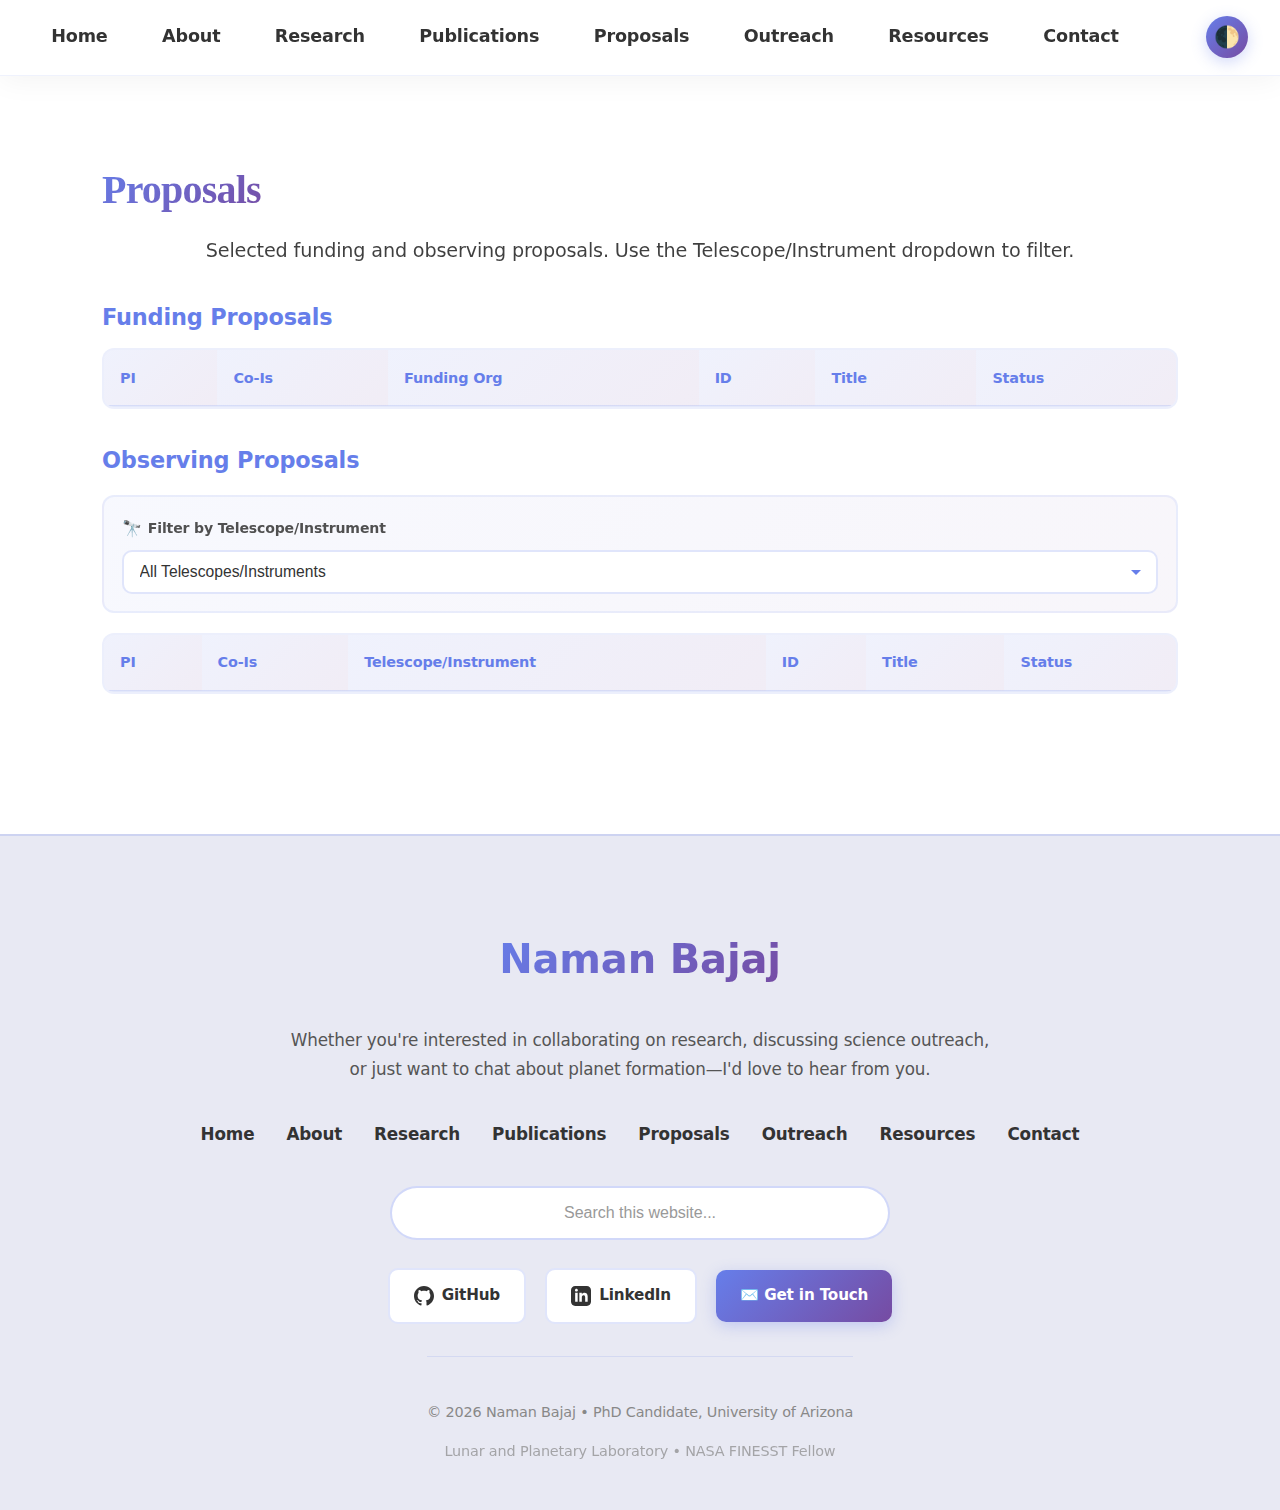
<file: proposals.html>
<!DOCTYPE html>
<html lang="en">
<head>
  <meta charset="UTF-8">
  <title>Proposals | Naman Bajaj</title>
  <meta name="description" content="Research proposals by Naman Bajaj, astronomer studying planet formation and protoplanetary disks.">
  <meta name="author" content="Naman Bajaj">
  <meta name="viewport" content="width=device-width, initial-scale=1.0">
  <link rel="stylesheet" href="assets/style.css">

  <style>
    /* Global */
    * { box-sizing: border-box; }
    body { margin: 0; padding: 0; overflow-x: hidden; width: 100%; }

    /* Navigation Bar (MATCH about.html) */
    .nav-bar {
      position: sticky !important;
      top: 0;
      width: 100%;
      background: rgba(255, 255, 255, 0.85) !important;
      backdrop-filter: blur(20px) !important;
      -webkit-backdrop-filter: blur(20px) !important;
      box-shadow: 0 4px 30px rgba(0, 0, 0, 0.05) !important;
      border-bottom: 1px solid rgba(102, 126, 234, 0.1) !important;
      padding: 0.8rem 2rem !important;
      z-index: 1000;
      transition: all 0.3s ease;
      display: flex;
      justify-content: center;
      align-items: center;
      gap: 1rem;
    }

    body.dark .nav-bar {
      background: rgba(26, 26, 26, 0.85) !important;
      box-shadow: 0 4px 30px rgba(0, 0, 0, 0.3) !important;
      border-bottom-color: rgba(102, 126, 234, 0.2) !important;
    }

    .nav-links {
      display: flex;
      gap: 1rem;
      align-items: center;
    }

    .nav-bar .nav-link {
      font-size: 1.1rem !important;
      font-weight: 600 !important;
      padding: 0.6rem 1.2rem !important;
      border-radius: 10px !important;
      transition: all 0.3s ease !important;
      position: relative;
      color: #333 !important;
      text-decoration: none;
      white-space: nowrap;
    }

    body.dark .nav-bar .nav-link { color: #e0e0e0 !important; }

    .nav-bar .nav-link:hover {
      background: linear-gradient(135deg, rgba(102, 126, 234, 0.1) 0%, rgba(118, 75, 162, 0.1) 100%) !important;
      transform: translateY(-2px);
    }

    .nav-bar .nav-link.active {
      background: linear-gradient(135deg, #667eea 0%, #764ba2 100%) !important;
      color: white !important;
      box-shadow: 0 4px 15px rgba(102, 126, 234, 0.3);
    }

    body.dark .nav-bar .nav-link.active { box-shadow: 0 4px 15px rgba(102, 126, 234, 0.5); }

    .nav-bar #theme-toggle {
      background: linear-gradient(135deg, #667eea 0%, #764ba2 100%) !important;
      border: none !important;
      width: 42px !important;
      height: 42px !important;
      border-radius: 50% !important;
      font-size: 1.3rem !important;
      cursor: pointer;
      transition: all 0.3s ease !important;
      box-shadow: 0 4px 15px rgba(102, 126, 234, 0.3);
      display: flex;
      align-items: center;
      justify-content: center;
      flex-shrink: 0;
    }

    .nav-bar #theme-toggle:hover {
      transform: rotate(180deg) scale(1.1);
      box-shadow: 0 6px 20px rgba(102, 126, 234, 0.4);
    }

    /* Mobile Menu (MATCH about.html) */
    .mobile-menu-btn {
      display: none;
      background: linear-gradient(135deg, #667eea 0%, #764ba2 100%);
      border: none;
      width: 42px;
      height: 42px;
      border-radius: 10px;
      cursor: pointer;
      flex-direction: column;
      justify-content: center;
      align-items: center;
      gap: 5px;
      transition: all 0.3s ease;
      box-shadow: 0 4px 15px rgba(102, 126, 234, 0.3);
    }

    .mobile-menu-btn span {
      width: 22px;
      height: 2px;
      background: white;
      border-radius: 2px;
      transition: all 0.3s ease;
    }

    .mobile-menu-btn.active span:nth-child(1) { transform: rotate(45deg) translate(6px, 6px); }
    .mobile-menu-btn.active span:nth-child(2) { opacity: 0; }
    .mobile-menu-btn.active span:nth-child(3) { transform: rotate(-45deg) translate(6px, -6px); }

    .mobile-nav-links {
      display: none;
      position: absolute;
      top: 100%;
      left: 0;
      right: 0;
      background: rgba(255, 255, 255, 0.95);
      backdrop-filter: blur(20px);
      -webkit-backdrop-filter: blur(20px);
      box-shadow: 0 8px 30px rgba(0, 0, 0, 0.1);
      flex-direction: column;
      padding: 1rem;
      gap: 0.5rem;
      max-height: 0;
      overflow: hidden;
      transition: max-height 0.3s ease;
    }

    body.dark .mobile-nav-links { background: rgba(26, 26, 26, 0.95); }
    .mobile-nav-links.active { display: flex; max-height: 500px; }
    .mobile-nav-links .nav-link { width: 100%; text-align: center; padding: 0.8rem 1rem !important; }

    /* Main Content */
    main {
      padding: 2rem;
      padding-top: 1.25rem; /* keep your proposals spacing */
      max-width: 1200px;
      margin: 0 auto;
    }

    /* Page Header */
    .proposals h2 {
      font-size: 2.5rem;
      margin-bottom: 0.5rem;
      margin-top: 0;
      background: linear-gradient(135deg, #667eea 0%, #764ba2 100%);
      -webkit-background-clip: text;
      -webkit-text-fill-color: transparent;
      background-clip: text;
      display: inline-block;
    }

    .proposals .subtitle {
      margin: 0.25rem 0 1.25rem;
      opacity: 0.85;
      line-height: 1.6;
    }

    /* Section titles */
    .proposal-section-title {
      margin-top: 2rem;
      margin-bottom: 0.75rem;
      font-size: 1.4rem;
      font-weight: 800;
      color: #667eea;
    }

    body.dark .proposal-section-title { color: #a0b4ff; }

    /* Filter controls (reuse publications style) */
    .filter-controls {
      display: flex;
      gap: 1rem;
      margin: 1rem 0 1.25rem;
      padding: 1.1rem;
      background: linear-gradient(135deg, rgba(102, 126, 234, 0.05) 0%, rgba(118, 75, 162, 0.05) 100%);
      border-radius: 12px;
      border: 2px solid rgba(102, 126, 234, 0.1);
      flex-wrap: wrap;
      align-items: flex-end;
    }

    body.dark .filter-controls {
      background: linear-gradient(135deg, rgba(102, 126, 234, 0.1) 0%, rgba(118, 75, 162, 0.1) 100%);
      border-color: rgba(102, 126, 234, 0.2);
    }

    .filter-group {
      display: flex;
      flex-direction: column;
      gap: 0.5rem;
      flex: 1;
      min-width: 220px;
    }

    .filter-group label {
      font-size: 0.88rem;
      font-weight: 600;
      color: var(--text-color, #333);
      opacity: 0.85;
      display: flex;
      align-items: center;
      gap: 0.4rem;
    }

    .filter-group label::before { content: '🔭'; font-size: 1rem; }

    .filter-select {
      padding: 0.7rem 2.5rem 0.7rem 1rem;
      font-size: 0.98rem;
      border: 2px solid rgba(102, 126, 234, 0.2);
      border-radius: 10px;
      background-color: var(--bg-color, #fff);
      color: var(--text-color, #333);
      cursor: pointer;
      transition: all 0.3s ease;
      appearance: none;
      background-image: url("data:image/svg+xml,%3Csvg xmlns='http://www.w3.org/2000/svg' width='12' height='12' viewBox='0 0 12 12'%3E%3Cpath fill='%23667eea' d='M6 9L1 4h10z'/%3E%3C/svg%3E");
      background-repeat: no-repeat;
      background-position: right 0.9rem center;
      background-size: 12px;
      font-weight: 500;
    }

    .filter-select:hover {
      border-color: rgba(102, 126, 234, 0.5);
      box-shadow: 0 4px 12px rgba(102, 126, 234, 0.15);
    }

    .filter-select:focus {
      outline: none;
      border-color: #667eea;
      box-shadow: 0 0 0 4px rgba(102, 126, 234, 0.15);
    }

    body.dark .filter-group label { color: #e0e0e0; }

    body.dark .filter-select {
      background-color: #2a2a2a;
      color: #e0e0e0;
      border-color: rgba(102, 126, 234, 0.3);
      background-image: url("data:image/svg+xml,%3Csvg xmlns='http://www.w3.org/2000/svg' width='12' height='12' viewBox='0 0 12 12'%3E%3Cpath fill='%23a0b4ff' d='M6 9L1 4h10z'/%3E%3C/svg%3E");
    }

    body.dark .filter-select:hover {
      border-color: rgba(102, 126, 234, 0.6);
      box-shadow: 0 4px 12px rgba(102, 126, 234, 0.25);
    }

    body.dark .filter-select:focus {
      border-color: #6ab0f3;
      box-shadow: 0 0 0 4px rgba(106, 176, 243, 0.2);
    }

    /* Table */
    .table-wrap {
      width: 100%;
      overflow-x: auto;
      border-radius: 12px;
      border: 2px solid rgba(102, 126, 234, 0.12);
      background: rgba(255, 255, 255, 0.6);
    }

    body.dark .table-wrap {
      background: rgba(42, 42, 42, 0.6);
      border-color: rgba(102, 126, 234, 0.25);
    }

    table.proposals-table {
      width: 100%;
      border-collapse: collapse;
      min-width: 900px;
    }

    table.proposals-table thead th {
      text-align: left;
      font-size: 0.9rem;
      font-weight: 800;
      padding: 0.95rem 1rem;
      color: #667eea;
      background: linear-gradient(135deg, rgba(102, 126, 234, 0.10) 0%, rgba(118, 75, 162, 0.10) 100%);
      border-bottom: 2px solid rgba(102, 126, 234, 0.18);
      white-space: nowrap;
    }

    body.dark table.proposals-table thead th {
      color: #a0b4ff;
      background: linear-gradient(135deg, rgba(102, 126, 234, 0.16) 0%, rgba(118, 75, 162, 0.16) 100%);
      border-bottom-color: rgba(102, 126, 234, 0.28);
    }

    table.proposals-table tbody td {
      padding: 0.95rem 1rem;
      border-bottom: 1px solid rgba(0, 0, 0, 0.06);
      vertical-align: top;
      font-size: 0.95rem;
      line-height: 1.45;
    }

    body.dark table.proposals-table tbody td {
      border-bottom-color: rgba(255, 255, 255, 0.08);
    }

    table.proposals-table tbody tr:hover { background: rgba(102, 126, 234, 0.06); }
    body.dark table.proposals-table tbody tr:hover { background: rgba(102, 126, 234, 0.12); }

    .empty-state {
      text-align: center;
      padding: 2rem 1rem;
      color: #999;
      font-size: 1.02rem;
      display: none;
    }
    .empty-state.show { display: block; }

    /* Footer (MATCH about.html) */
    .home-footer {
      position: relative;
      padding: 3.5rem 2rem 2rem;
      background: #e8e9f3;
      border-top: 2px solid rgba(102, 126, 234, 0.2);
      overflow: hidden;
      width: 100%;
      margin-top: 3rem;
    }

    body.dark .home-footer {
      background: #0d0d0d;
      border-top-color: rgba(102, 126, 234, 0.3);
    }

    .footer-constellation {
      position: absolute;
      top: 0;
      left: 0;
      right: 0;
      bottom: 0;
      opacity: 1;
      pointer-events: none;
      overflow: hidden;
      z-index: 0;
    }

    .constellation-dot {
      position: absolute;
      width: 6px;
      height: 6px;
      background: #667eea;
      border-radius: 50%;
      box-shadow: 0 0 15px rgba(102, 126, 234, 0.8), 0 0 30px rgba(102, 126, 234, 0.4);
      animation: twinkle 3s ease-in-out infinite;
    }

    body.dark .constellation-dot {
      background: #a0b4ff;
      box-shadow: 0 0 20px rgba(160, 180, 255, 0.9), 0 0 40px rgba(160, 180, 255, 0.5);
    }

    @keyframes twinkle {
      0%, 100% { opacity: 1; transform: scale(1); }
      50% { opacity: 0.5; transform: scale(0.8); }
    }

    .constellation-line {
      position: absolute;
      height: 2px;
      background: linear-gradient(90deg, transparent, rgba(102, 126, 234, 0.6), transparent);
      transform-origin: left center;
      box-shadow: 0 0 8px rgba(102, 126, 234, 0.4);
    }

    body.dark .constellation-line {
      background: linear-gradient(90deg, transparent, rgba(160, 180, 255, 0.7), transparent);
      box-shadow: 0 0 10px rgba(160, 180, 255, 0.5);
    }

    .footer-container {
      position: relative;
      max-width: 1200px;
      margin: 0 auto;
      display: flex;
      flex-direction: column;
      align-items: center;
      text-align: center;
      z-index: 1;
      width: 100%;
    }

    .footer-name {
      font-size: 2.5rem;
      font-weight: 900;
      margin-bottom: 1rem;
      background: linear-gradient(135deg, #667eea 0%, #764ba2 100%);
      -webkit-background-clip: text;
      -webkit-text-fill-color: transparent;
      background-clip: text;
    }

    .footer-tagline {
      font-size: 1.05rem;
      line-height: 1.7;
      color: #555;
      margin-bottom: 2rem;
      max-width: 700px;
    }

    body.dark .footer-tagline { color: #b0b0b0; }

    .footer-nav {
      display: flex;
      gap: 2rem;
      margin-bottom: 2rem;
      flex-wrap: wrap;
      justify-content: center;
      background: transparent !important;
    }

    .footer-nav a {
      color: #333;
      text-decoration: none;
      font-size: 1.05rem;
      font-weight: 600;
      transition: all 0.3s ease;
      position: relative;
      background: transparent !important;
    }

    .footer-nav a::after {
      content: '';
      position: absolute;
      bottom: -5px;
      left: 0;
      width: 0;
      height: 2px;
      background: #667eea;
      transition: width 0.3s ease;
    }

    .footer-nav a:hover { color: #667eea; }
    .footer-nav a:hover::after { width: 100%; }
    body.dark .footer-nav a { color: #e0e0e0; }
    body.dark .footer-nav a:hover { color: #a0b4ff; }
    body.dark .footer-nav a::after { background: #a0b4ff; }

    .search-container {
      width: 100%;
      max-width: 500px;
      margin-bottom: 1.8rem;
    }

    .search-box {
      width: 100%;
      padding: 1rem 1.5rem;
      font-size: 1rem;
      border: 2px solid rgba(102, 126, 234, 0.3);
      border-radius: 50px;
      background: white;
      color: #333;
      transition: all 0.3s ease;
      text-align: center;
    }

    .search-box:focus {
      outline: none;
      border-color: #667eea;
      box-shadow: 0 4px 15px rgba(102, 126, 234, 0.2);
    }

    body.dark .search-box {
      background: #1a1a1a;
      color: #e0e0e0;
      border-color: rgba(102, 126, 234, 0.4);
    }

    body.dark .search-box:focus { border-color: #a0b4ff; }
    .search-box::placeholder { color: #999; }

    .footer-links {
      display: flex;
      gap: 1.2rem;
      align-items: center;
      justify-content: center;
      margin-bottom: 2rem;
      flex-wrap: wrap;
    }

    .footer-link {
      display: inline-flex;
      align-items: center;
      gap: 0.5rem;
      padding: 0.8rem 1.5rem;
      background: white;
      color: #333;
      text-decoration: none;
      border-radius: 10px;
      font-weight: 600;
      font-size: 0.95rem;
      transition: all 0.3s ease;
      border: 2px solid rgba(102, 126, 234, 0.2);
    }

    .footer-link:hover {
      transform: translateY(-3px);
      box-shadow: 0 6px 15px rgba(102, 126, 234, 0.2);
      border-color: #667eea;
      color: #667eea;
    }

    body.dark .footer-link {
      background: #1a1a1a;
      color: #e0e0e0;
      border-color: rgba(102, 126, 234, 0.3);
    }

    body.dark .footer-link:hover {
      border-color: #a0b4ff;
      color: #a0b4ff;
    }

    .footer-link svg {
      width: 20px;
      height: 20px;
      fill: currentColor;
    }

    .contact-btn {
      background: linear-gradient(135deg, #667eea 0%, #764ba2 100%) !important;
      color: white !important;
      border: none !important;
      box-shadow: 0 4px 15px rgba(102, 126, 234, 0.3);
    }

    .contact-btn:hover {
      box-shadow: 0 6px 20px rgba(102, 126, 234, 0.4);
      color: white !important;
    }

    .footer-bottom {
      padding-top: 1.8rem;
      border-top: 1px solid rgba(102, 126, 234, 0.15);
      color: #888;
      font-size: 0.9rem;
    }

    body.dark .footer-bottom {
      border-top-color: rgba(102, 126, 234, 0.25);
      color: #999;
    }

    /* Responsive (keep proposals behavior; include about.html footer behavior too) */
    @media (max-width: 768px) {
      body { max-width: 100vw; overflow-x: hidden; }

      .nav-bar {
        padding: 1rem 1.5rem !important;
        justify-content: space-between;
        position: relative;
      }

      .nav-links { display: none !important; }
      .mobile-menu-btn { display: flex; }

      main { padding: 1.5rem; padding-top: 1rem; }
      .proposals h2 { font-size: 2rem; }

      .filter-controls {
        flex-direction: column;
        align-items: stretch;
        padding: 1rem;
      }

      .filter-group { min-width: 100%; }

      .footer-nav {
        flex-direction: column;
        gap: 1.2rem;
        margin-bottom: 1.8rem;
      }

      .footer-links {
        flex-direction: column;
        width: 100%;
        gap: 1rem;
      }

      .footer-link {
        width: 100%;
        justify-content: center;
      }
    }
  </style>
</head>

<body>

<!-- NAV (MATCH about.html exactly) -->
<nav class="nav-bar">
  <div class="nav-links">
    <a href="index.html" class="nav-link">Home</a>
    <a href="about.html" class="nav-link">About</a>
    <a href="research.html" class="nav-link">Research</a>
    <a href="publications.html" class="nav-link">Publications</a>
    <a href="proposals.html" class="nav-link">Proposals</a>
    <a href="outreach.html" class="nav-link">Outreach</a>
    <a href="resources.html" class="nav-link">Resources</a>
    <a href="contact.html" class="nav-link">Contact</a>
  </div>

  <button class="mobile-menu-btn" id="mobileMenuBtn">
    <span></span>
    <span></span>
    <span></span>
  </button>

  <button id="theme-toggle">🌓</button>

  <div class="mobile-nav-links" id="mobileNavLinks">
    <a href="index.html" class="nav-link">Home</a>
    <a href="about.html" class="nav-link">About</a>
    <a href="research.html" class="nav-link">Research</a>
    <a href="publications.html" class="nav-link">Publications</a>
    <a href="proposals.html" class="nav-link">Proposals</a>
    <a href="outreach.html" class="nav-link">Outreach</a>
    <a href="resources.html" class="nav-link">Resources</a>
    <a href="contact.html" class="nav-link">Contact</a>
  </div>
</nav>

<main>
  <section class="section proposals">
    <h2>Proposals</h2>
    <p class="subtitle">
      Selected funding and observing proposals. Use the Telescope/Instrument dropdown to filter.
    </p>

    <!-- =======================
         Funding Proposals
    ======================== -->
    <h3 class="proposal-section-title">Funding Proposals</h3>

    <!-- (Filter removed for Funding Proposals) -->

    <div class="table-wrap">
      <table class="proposals-table" aria-label="Funding proposals table">
        <thead>
          <tr>
            <th>PI</th>
            <th>Co-Is</th>
            <th>Funding Org</th>
            <th>ID</th>
            <th>Title</th>
            <th>Status</th>
          </tr>
        </thead>
        <tbody id="funding-proposals-body"></tbody>
      </table>
    </div>

    <div class="empty-state" id="funding-empty-state">No funding proposals match your selection.</div>

    <!-- =======================
         Observing Proposals
    ======================== -->
    <h3 class="proposal-section-title">Observing Proposals</h3>

    <div class="filter-controls">
      <div class="filter-group">
        <label for="observing-telescope-filter">Filter by Telescope/Instrument</label>
        <select id="observing-telescope-filter" class="filter-select">
          <option value="all">All Telescopes/Instruments</option>
        </select>
      </div>
    </div>

    <div class="table-wrap">
      <table class="proposals-table" aria-label="Observing proposals table">
        <thead>
          <tr>
            <th>PI</th>
            <th>Co-Is</th>
            <th>Telescope/Instrument</th>
            <th>ID</th>
            <th>Title</th>
            <th>Status</th>
          </tr>
        </thead>
        <tbody id="observing-proposals-body"></tbody>
      </table>
    </div>

    <div class="empty-state" id="observing-empty-state">No observing proposals match your selection.</div>

  </section>
</main>

<!-- FOOTER (MATCH about.html exactly) -->
<footer class="home-footer">
  <div class="footer-constellation" id="constellation"></div>
  <div class="footer-container">
    <h2 class="footer-name">Naman Bajaj</h2>
    <p class="footer-tagline">Whether you're interested in collaborating on research, discussing science outreach, or just want to chat about planet formation—I'd love to hear from you.</p>
    <nav class="footer-nav">
      <a href="index.html">Home</a>
      <a href="about.html">About</a>
      <a href="research.html">Research</a>
      <a href="publications.html">Publications</a>
      <a href="proposals.html">Proposals</a>
      <a href="outreach.html">Outreach</a>
      <a href="resources.html">Resources</a>
      <a href="contact.html">Contact</a>
    </nav>
    <div class="search-container">
      <input type="text" class="search-box" id="searchBox" placeholder="Search this website...">
    </div>
    <div class="footer-links">
      <a href="https://github.com/naman-bajaj" target="_blank" class="footer-link">
        <svg viewBox="0 0 24 24"><path d="M12 0c-6.626 0-12 5.373-12 12 0 5.302 3.438 9.8 8.207 11.387.599.111.793-.261.793-.577v-2.234c-3.338.726-4.033-1.416-4.033-1.416-.546-1.387-1.333-1.756-1.333-1.756-1.089-.745.083-.729.083-.729 1.205.084 1.839 1.237 1.839 1.237 1.07 1.834 2.807 1.304 3.492.997.107-.775.418-1.305.762-1.604-2.665-.305-5.467-1.334-5.467-5.931 0-1.311.469-2.381 1.236-3.221-.124-.303-.535-1.524.117-3.176 0 0 1.008-.322 3.301 1.23.957-.266 1.983-.399 3.003-.404 1.02.005 2.047.138 3.006.404 2.291-1.552 3.297-1.23 3.297-1.23.653 1.653.242 2.874.118 3.176.77.84 1.235 1.911 1.235 3.221 0 4.609-2.807 5.624-5.479 5.921.43.372.823 1.102.823 2.222v3.293c0 .319.192.694.801.576 4.765-1.589 8.199-6.086 8.199-11.386 0-6.627-5.373-12-12-12z"/></svg>
        GitHub
      </a>
      <a href="https://www.linkedin.com/in/naman-bajaj-a5ab52143/" target="_blank" class="footer-link">
        <svg viewBox="0 0 24 24"><path d="M19 0h-14c-2.761 0-5 2.239-5 5v14c0 2.761 2.239 5 5 5h14c2.762 0 5-2.239 5-5v-14c0-2.761-2.238-5-5-5zm-11 19h-3v-11h3v11zm-1.5-12.268c-.966 0-1.75-.79-1.75-1.764s.784-1.764 1.75-1.764 1.75.79 1.75 1.764-.783 1.764-1.75 1.764zm13.5 12.268h-3v-5.604c0-3.368-4-3.113-4 0v5.604h-3v-11h3v1.765c1.396-2.586 7-2.777 7 2.476v6.759z"/></svg>
        LinkedIn
      </a>
      <a href="contact.html" class="footer-link contact-btn">✉️ Get in Touch</a>
    </div>
    <div class="footer-bottom">
      <p>© 2026 Naman Bajaj • PhD Candidate, University of Arizona</p>
      <p style="margin-top: 0.5rem; opacity: 0.7;">Lunar and Planetary Laboratory • NASA FINESST Fellow</p>
    </div>
  </div>
</footer>

<script>
/* -----------------------
   about.html footer/nav scripts (MATCH about.html)
------------------------ */
const mobileMenuBtn=document.getElementById('mobileMenuBtn');const mobileNavLinks=document.getElementById('mobileNavLinks');mobileMenuBtn.addEventListener('click',()=>{mobileMenuBtn.classList.toggle('active');mobileNavLinks.classList.toggle('active');});document.querySelectorAll('.mobile-nav-links .nav-link').forEach(link=>{link.addEventListener('click',()=>{mobileMenuBtn.classList.remove('active');mobileNavLinks.classList.remove('active');});});function createConstellation(){const constellation=document.getElementById('constellation');const width=constellation.offsetWidth;const height=constellation.offsetHeight;constellation.innerHTML='';const dots=[];const numDots=50;for(let i=0;i<numDots;i++){const dot=document.createElement('div');dot.className='constellation-dot';const x=Math.random()*width;const y=Math.random()*height;dot.style.left=x+'px';dot.style.top=y+'px';dot.style.animationDelay=Math.random()*3+'s';constellation.appendChild(dot);dots.push({x,y,element:dot});}for(let i=0;i<dots.length;i++){for(let j=i+1;j<dots.length;j++){const dx=dots[j].x-dots[i].x;const dy=dots[j].y-dots[i].y;const distance=Math.sqrt(dx*dx+dy*dy);if(distance<250){const line=document.createElement('div');line.className='constellation-line';const angle=Math.atan2(dy,dx);line.style.width=distance+'px';line.style.left=dots[i].x+'px';line.style.top=dots[i].y+'px';line.style.transform=`rotate(${angle}rad)`;line.style.opacity=(1-distance/250)*0.7;constellation.appendChild(line);}}}}window.addEventListener('load',createConstellation);let resizeTimeout;window.addEventListener('resize',()=>{clearTimeout(resizeTimeout);resizeTimeout=setTimeout(()=>{createConstellation();},250);});document.getElementById('searchBox').addEventListener('keypress',(e)=>{if(e.key==='Enter'){const searchTerm=e.target.value.trim().toLowerCase();if(searchTerm){const pages=[{url:'index.html',title:'Home',keywords:['home','naman bajaj','astronomer','planet formation','jwst','nasa','protoplanetary disk','disk winds','photoevaporation']},{url:'about.html',title:'About Me',keywords:['about','biography','education','background','india','university of arizona','phd','mechanical engineering','astronomy']},{url:'research.html',title:'Research',keywords:['research','disk evolution','disk dispersal','circumbinary','jwst','miri','nirspec','photoevaporation','mhd winds','jets','tcha','binary']},{url:'publications.html',title:'Publications',keywords:['publications','papers','nature astronomy','astronomical journal','astrophysical journal','first author','ads','pascucci','bajaj']},{url:'outreach.html',title:'Outreach',keywords:['outreach','podcast','school','press','media','science communication','education','seti']},{url:'contact.html',title:'Contact',keywords:['contact','email','collaboration','get in touch','reach out']}];const matches=pages.filter(page=>{return page.keywords.some(keyword=>keyword.includes(searchTerm))||page.title.toLowerCase().includes(searchTerm);});if(matches.length>0){window.location.href=matches[0].url;}else{const googleSearch=confirm(`No direct match found for "${searchTerm}".\n\nWould you like to search on Google instead?`);if(googleSearch){window.open(`https://www.google.com/search?q=site:naman-bajaj.github.io ${encodeURIComponent(searchTerm)}`,'_blank');}}}}});const toggle=document.getElementById("theme-toggle");if(localStorage.theme==="dark")document.body.classList.add("dark");toggle?.addEventListener("click",()=>{document.body.classList.toggle("dark");localStorage.theme=document.body.classList.contains("dark")?"dark":"light";});const links=document.querySelectorAll('.nav-link');links.forEach(link=>{if(link.href===window.location.href){link.classList.add('active');}});

/* -----------------------
   Proposals page logic (unchanged)
------------------------ */
const fundingProposals = [
  // { pi: "N. Bajaj", cois: "A. Coauthor; B. Coauthor", telescope: "NASA FINESST", id: "FINESST-2025", title: "Title here", status: "Awarded" },
];

const observingProposals = [
  // { pi: "N. Bajaj", cois: "I. Pascucci; ...", telescope: "JWST/NIRSpec", id: "JWST-12345", title: "Title here", status: "Accepted" },
];

function uniqueSorted(arr) {
  return [...new Set(arr)].sort((a, b) => a.localeCompare(b));
}

function setOptions(selectEl, values) {
  selectEl.querySelectorAll('option:not([value="all"])').forEach(o => o.remove());
  values.forEach(v => {
    const opt = document.createElement('option');
    opt.value = v;
    opt.textContent = v;
    selectEl.appendChild(opt);
  });
}

function renderTable(tbodyEl, emptyEl, rows) {
  tbodyEl.innerHTML = "";
  if (!rows.length) {
    emptyEl.classList.add("show");
    return;
  }
  emptyEl.classList.remove("show");

  rows.forEach(r => {
    const tr = document.createElement("tr");
    tr.innerHTML = `
      <td>${r.pi ?? ""}</td>
      <td>${r.cois ?? ""}</td>
      <td>${r.telescope ?? ""}</td>
      <td>${r.id ?? ""}</td>
      <td>${r.title ?? ""}</td>
      <td>${r.status ?? ""}</td>
    `;
    tbodyEl.appendChild(tr);
  });
}

/* Funding section wiring (no filter; render all) */
const fundingBody = document.getElementById("funding-proposals-body");
const fundingEmpty = document.getElementById("funding-empty-state");
renderTable(fundingBody, fundingEmpty, fundingProposals);

/* Observing section wiring */
const observingFilter = document.getElementById("observing-telescope-filter");
const observingBody = document.getElementById("observing-proposals-body");
const observingEmpty = document.getElementById("observing-empty-state");

setOptions(
  observingFilter,
  uniqueSorted(observingProposals.map(p => p.telescope).filter(Boolean))
);

function applyObservingFilter*`
</file>
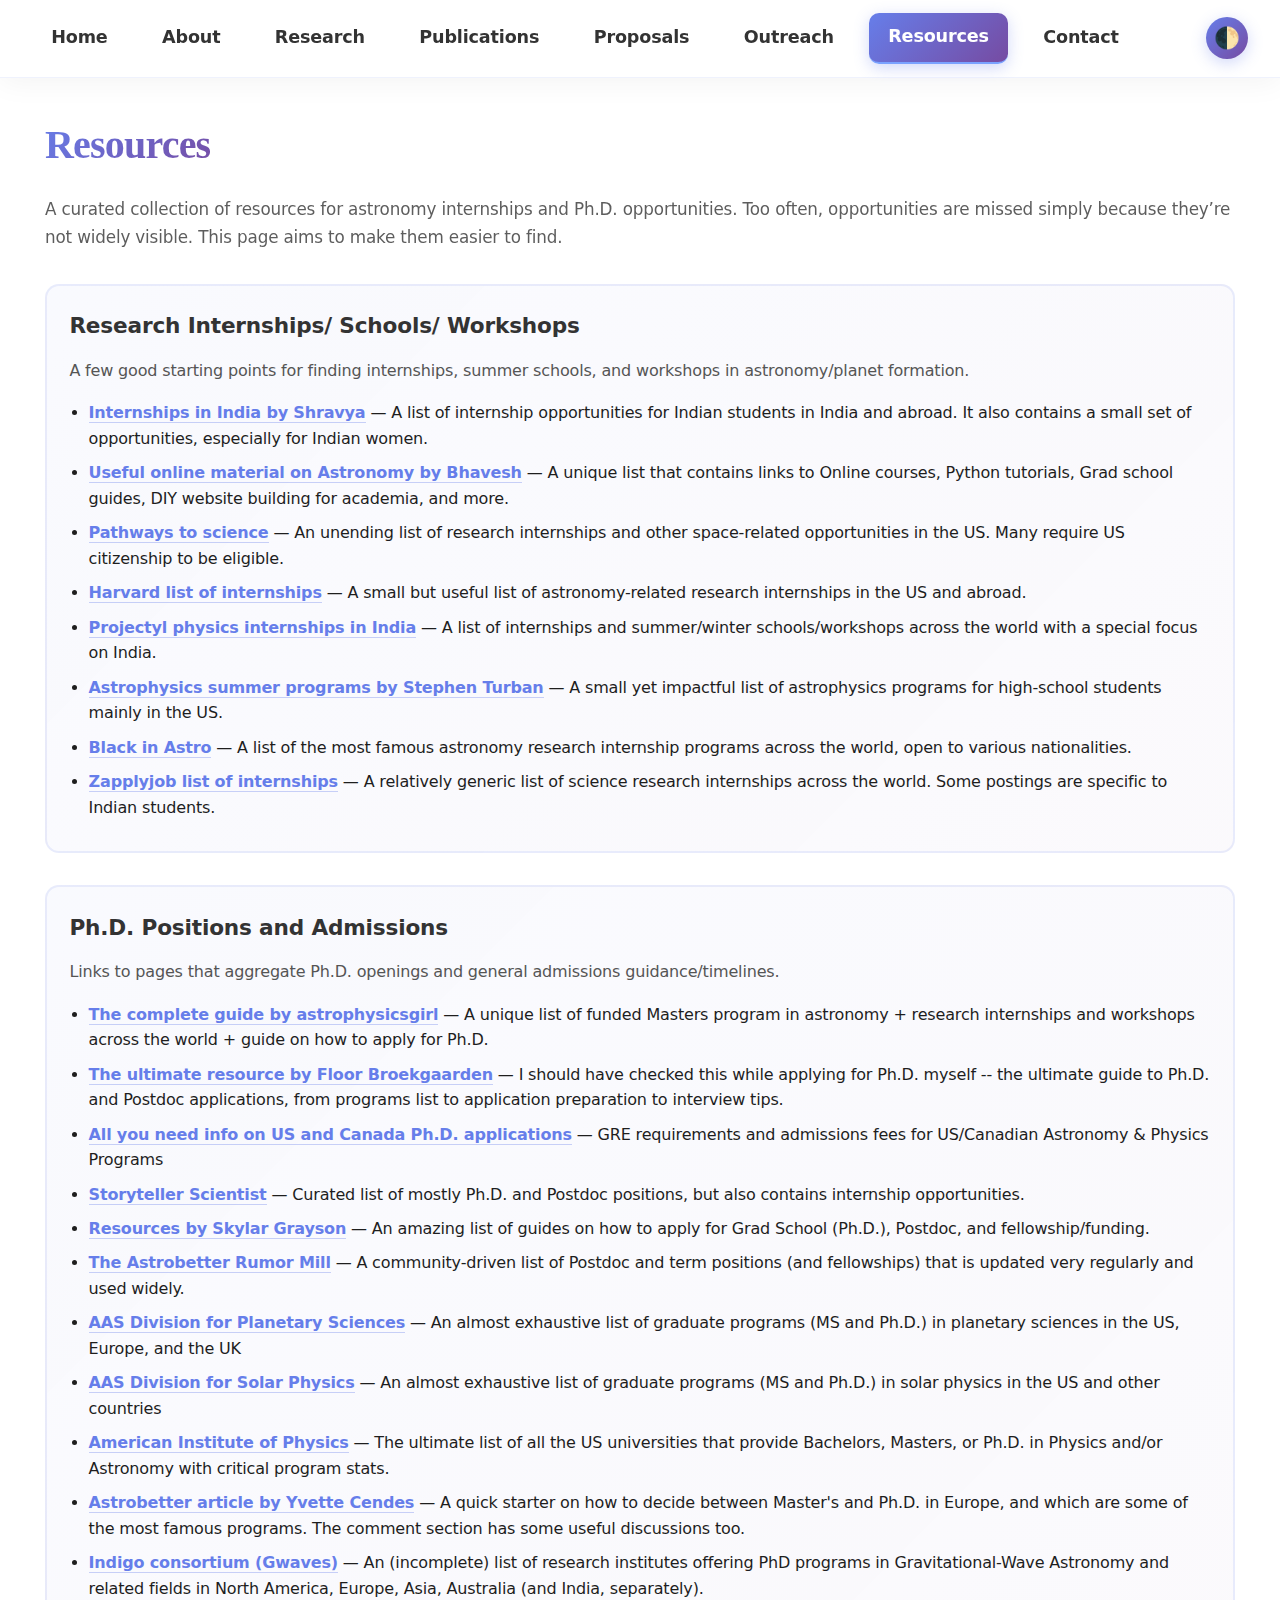
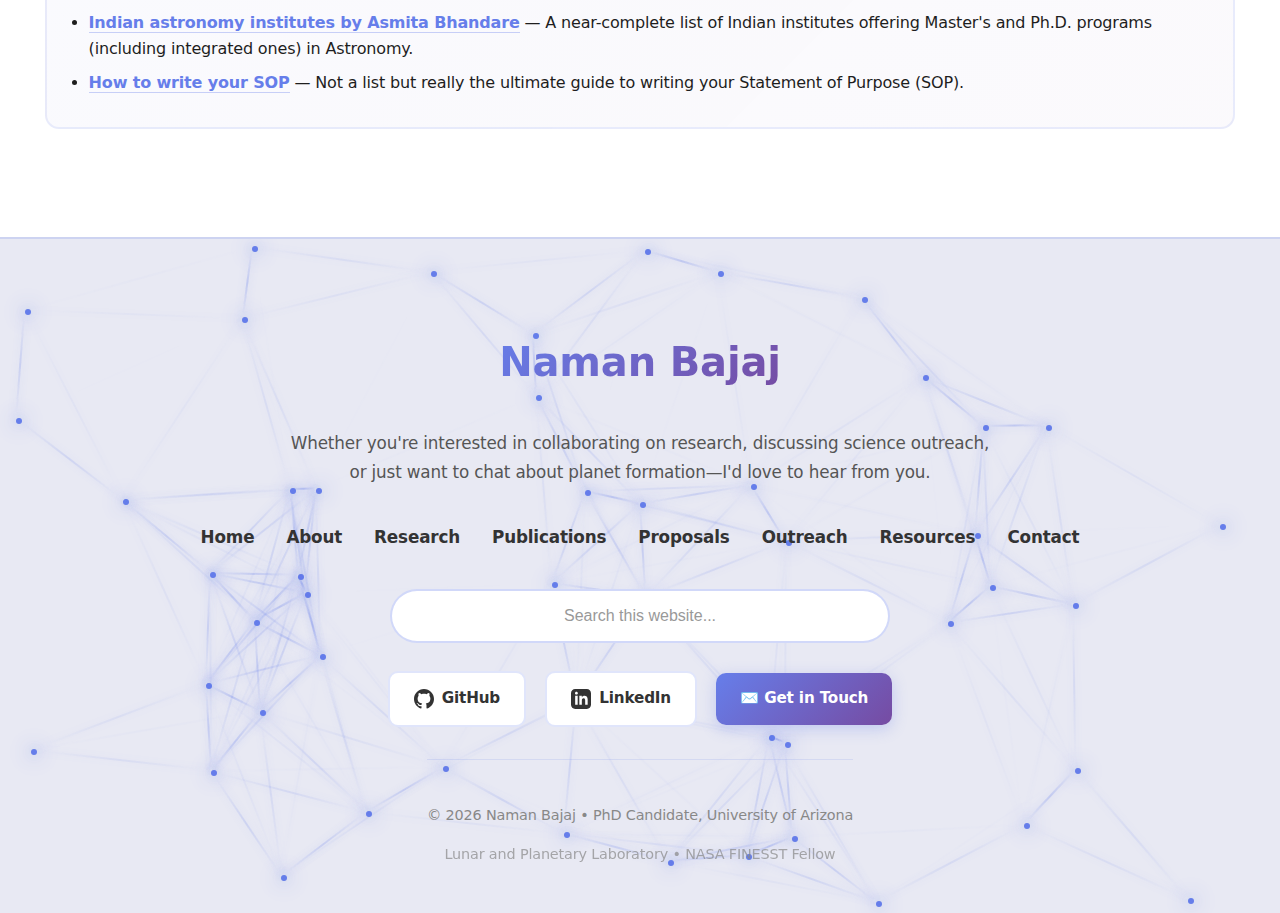
<file: resources.html>
<!DOCTYPE html>
<html lang="en">
<head>
  <meta charset="UTF-8">
  <title>Resources | Naman Bajaj</title>
  <meta name="description" content="Resources and curated links for research internships, workshops, and Ph.D. admissions.">
  <meta name="author" content="Naman Bajaj">
  <meta name="viewport" content="width=device-width, initial-scale=1.0">
  <link rel="stylesheet" href="assets/style.css">

  <style>
    /* Keep this page simple and consistent with existing pages */
    * { box-sizing: border-box; }
    body { margin: 0; padding: 0; overflow-x: hidden; width: 100%; }

    /* Navigation Bar (consistent with other pages) */
    .nav-bar {
      position: sticky !important;
      top: 0;
      width: 100%;
      background: rgba(255, 255, 255, 0.85) !important;
      backdrop-filter: blur(20px) !important;
      -webkit-backdrop-filter: blur(20px) !important;
      box-shadow: 0 4px 30px rgba(0, 0, 0, 0.05) !important;
      border-bottom: 1px solid rgba(102, 126, 234, 0.1) !important;
      padding: 0.8rem 2rem !important;
      z-index: 1000;
      transition: all 0.3s ease;
      display: flex;
      justify-content: center;
      align-items: center;
      gap: 1rem;
      position: relative;
    }

    body.dark .nav-bar {
      background: rgba(26, 26, 26, 0.85) !important;
      box-shadow: 0 4px 30px rgba(0, 0, 0, 0.3) !important;
      border-bottom-color: rgba(102, 126, 234, 0.2) !important;
    }

    .nav-links {
      display: flex;
      gap: 1rem;
      align-items: center;
    }

    .nav-bar .nav-link {
      font-size: 1.1rem !important;
      font-weight: 600 !important;
      padding: 0.6rem 1.2rem !important;
      border-radius: 10px !important;
      transition: all 0.3s ease !important;
      position: relative;
      color: #333 !important;
      text-decoration: none;
      white-space: nowrap;
    }

    body.dark .nav-bar .nav-link { color: #e0e0e0 !important; }

    .nav-bar .nav-link:hover {
      background: linear-gradient(135deg, rgba(102, 126, 234, 0.1) 0%, rgba(118, 75, 162, 0.1) 100%) !important;
      transform: translateY(-2px);
    }

    .nav-bar .nav-link.active {
      background: linear-gradient(135deg, #667eea 0%, #764ba2 100%) !important;
      color: white !important;
      box-shadow: 0 4px 15px rgba(102, 126, 234, 0.3);
    }

    body.dark .nav-bar .nav-link.active {
      box-shadow: 0 4px 15px rgba(102, 126, 234, 0.5);
    }

    .nav-bar #theme-toggle {
      background: linear-gradient(135deg, #667eea 0%, #764ba2 100%) !important;
      border: none !important;
      width: 42px !important;
      height: 42px !important;
      border-radius: 50% !important;
      font-size: 1.3rem !important;
      cursor: pointer;
      transition: all 0.3s ease !important;
      box-shadow: 0 4px 15px rgba(102, 126, 234, 0.3);
      display: flex;
      align-items: center;
      justify-content: center;
      flex-shrink: 0;
      margin-left: auto;
    }

    .nav-bar #theme-toggle:hover {
      transform: rotate(180deg) scale(1.1);
      box-shadow: 0 6px 20px rgba(102, 126, 234, 0.4);
    }

    /* Mobile Menu */
    .mobile-menu-btn {
      display: none;
      background: linear-gradient(135deg, #667eea 0%, #764ba2 100%);
      border: none;
      width: 42px;
      height: 42px;
      border-radius: 10px;
      cursor: pointer;
      flex-direction: column;
      justify-content: center;
      align-items: center;
      gap: 5px;
      transition: all 0.3s ease;
      box-shadow: 0 4px 15px rgba(102, 126, 234, 0.3);
    }

    .mobile-menu-btn span {
      width: 22px;
      height: 2px;
      background: white;
      border-radius: 2px;
      transition: all 0.3s ease;
    }

    .mobile-menu-btn.active span:nth-child(1) { transform: rotate(45deg) translate(6px, 6px); }
    .mobile-menu-btn.active span:nth-child(2) { opacity: 0; }
    .mobile-menu-btn.active span:nth-child(3) { transform: rotate(-45deg) translate(6px, -6px); }

    .mobile-nav-links {
      display: none;
      position: absolute;
      top: 100%;
      left: 0;
      right: 0;
      background: rgba(255, 255, 255, 0.95);
      backdrop-filter: blur(20px);
      -webkit-backdrop-filter: blur(20px);
      box-shadow: 0 8px 30px rgba(0, 0, 0, 0.1);
      flex-direction: column;
      padding: 1rem;
      gap: 0.5rem;
      max-height: 0;
      overflow: hidden;
      transition: max-height 0.3s ease;
      z-index: 1001;
    }

    body.dark .mobile-nav-links { background: rgba(26, 26, 26, 0.95); }
    .mobile-nav-links.active { display: flex; max-height: 500px; }
    .mobile-nav-links .nav-link { width: 100%; text-align: center; padding: 0.8rem 1rem !important; }

    /* Main Content */
    main {
      padding: 0rem;
      max-width: 1250px;
      margin: 0 auto;
    }

    /* Remove gap between navbar and Resources header */
    .section.resources {
      margin-top: 0 !important;
      padding-top: 0 !important;
    }

    .resources h2 {
      font-size: 2.5rem;
      margin-bottom: 0.5rem;
      background: linear-gradient(135deg, #667eea 0%, #764ba2 100%);
      -webkit-background-clip: text;
      -webkit-text-fill-color: transparent;
      background-clip: text;
      display: inline-block;
    }

    .resources-intro {
      margin-top: 0.5rem;
      color: var(--text-color, #555);
      opacity: 0.95;
      line-height: 1.7;
      font-size: 1.05rem;
    }
    body.dark .resources-intro { color: #b0b0b0; }

    .resource-section {
      margin-top: 2rem;
      padding: 1.4rem 1.4rem;
      border-radius: 14px;
      border: 2px solid rgba(102, 126, 234, 0.12);
      background: linear-gradient(135deg, rgba(102, 126, 234, 0.04) 0%, rgba(118, 75, 162, 0.03) 100%);
    }
    body.dark .resource-section {
      border-color: rgba(102, 126, 234, 0.22);
      background: linear-gradient(135deg, rgba(102, 126, 234, 0.10) 0%, rgba(118, 75, 162, 0.08) 100%);
    }

    .resource-section h3 {
      margin: 0 0 0.75rem 0;
      font-size: 1.35rem;
      color: #333;
    }
    body.dark .resource-section h3 { color: #e0e0e0; }

    .resource-section p {
      margin: 0 0 1rem 0;
      color: var(--text-color, #555);
      line-height: 1.7;
    }
    body.dark .resource-section p { color: #b0b0b0; }

    .resource-links {
      margin: 0;
      padding-left: 1.2rem;
    }

    .resource-links li {
      margin: 0.55rem 0;
      line-height: 1.6;
    }

    .resource-links a {
      color: #667eea;
      font-weight: 600;
      text-decoration: none;
      border-bottom: 1px solid rgba(102, 126, 234, 0.35);
      transition: all 0.2s ease;
    }

    .resource-links a:hover {
      color: #764ba2;
      border-bottom-color: rgba(118, 75, 162, 0.6);
    }

    body.dark .resource-links a {
      color: #a0b4ff;
      border-bottom-color: rgba(160, 180, 255, 0.35);
    }

    body.dark .resource-links a:hover {
      color: #c7d2ff;
      border-bottom-color: rgba(199, 210, 255, 0.65);
    }

    /* Footer (MATCH proposals.html / about.html) */
    .home-footer {
      position: relative;
      padding: 3.5rem 2rem 2rem;
      background: #e8e9f3;
      border-top: 2px solid rgba(102, 126, 234, 0.2);
      overflow: hidden;
      width: 100%;
      margin-top: 3rem;
    }

    body.dark .home-footer {
      background: #0d0d0d;
      border-top-color: rgba(102, 126, 234, 0.3);
    }

    .footer-constellation {
      position: absolute;
      top: 0;
      left: 0;
      right: 0;
      bottom: 0;
      opacity: 1;
      pointer-events: none;
      overflow: hidden;
      z-index: 0;
    }

    .constellation-dot {
      position: absolute;
      width: 6px;
      height: 6px;
      background: #667eea;
      border-radius: 50%;
      box-shadow: 0 0 15px rgba(102, 126, 234, 0.8), 0 0 30px rgba(102, 126, 234, 0.4);
      animation: twinkle 3s ease-in-out infinite;
    }

    body.dark .constellation-dot {
      background: #a0b4ff;
      box-shadow: 0 0 20px rgba(160, 180, 255, 0.9), 0 0 40px rgba(160, 180, 255, 0.5);
    }

    @keyframes twinkle {
      0%, 100% { opacity: 1; transform: scale(1); }
      50% { opacity: 0.5; transform: scale(0.8); }
    }

    .constellation-line {
      position: absolute;
      height: 2px;
      background: linear-gradient(90deg, transparent, rgba(102, 126, 234, 0.6), transparent);
      transform-origin: left center;
      box-shadow: 0 0 8px rgba(102, 126, 234, 0.4);
    }

    body.dark .constellation-line {
      background: linear-gradient(90deg, transparent, rgba(160, 180, 255, 0.7), transparent);
      box-shadow: 0 0 10px rgba(160, 180, 255, 0.5);
    }

    .footer-container {
      position: relative;
      max-width: 1200px;
      margin: 0 auto;
      display: flex;
      flex-direction: column;
      align-items: center;
      text-align: center;
      z-index: 1;
      width: 100%;
    }

    .footer-name {
      font-size: 2.5rem;
      font-weight: 900;
      margin-bottom: 1rem;
      background: linear-gradient(135deg, #667eea 0%, #764ba2 100%);
      -webkit-background-clip: text;
      -webkit-text-fill-color: transparent;
      background-clip: text;
    }

    .footer-tagline {
      font-size: 1.05rem;
      line-height: 1.7;
      color: #555;
      margin-bottom: 2rem;
      max-width: 700px;
    }

    body.dark .footer-tagline { color: #b0b0b0; }

    .footer-nav {
      display: flex;
      gap: 2rem;
      margin-bottom: 2rem;
      flex-wrap: wrap;
      justify-content: center;
      background: transparent !important;
    }

    .footer-nav a {
      color: #333;
      text-decoration: none;
      font-size: 1.05rem;
      font-weight: 600;
      transition: all 0.3s ease;
      position: relative;
      background: transparent !important;
    }

    .footer-nav a::after {
      content: '';
      position: absolute;
      bottom: -5px;
      left: 0;
      width: 0;
      height: 2px;
      background: #667eea;
      transition: width 0.3s ease;
    }

    .footer-nav a:hover { color: #667eea; }
    .footer-nav a:hover::after { width: 100%; }
    body.dark .footer-nav a { color: #e0e0e0; }
    body.dark .footer-nav a:hover { color: #a0b4ff; }
    body.dark .footer-nav a::after { background: #a0b4ff; }

    .search-container {
      width: 100%;
      max-width: 500px;
      margin-bottom: 1.8rem;
    }

    .search-box {
      width: 100%;
      padding: 1rem 1.5rem;
      font-size: 1rem;
      border: 2px solid rgba(102, 126, 234, 0.3);
      border-radius: 50px;
      background: white;
      color: #333;
      transition: all 0.3s ease;
      text-align: center;
    }

    .search-box:focus {
      outline: none;
      border-color: #667eea;
      box-shadow: 0 4px 15px rgba(102, 126, 234, 0.2);
    }

    body.dark .search-box {
      background: #1a1a1a;
      color: #e0e0e0;
      border-color: rgba(102, 126, 234, 0.4);
    }

    body.dark .search-box:focus { border-color: #a0b4ff; }
    .search-box::placeholder { color: #999; }

    .footer-links {
      display: flex;
      gap: 1.2rem;
      align-items: center;
      justify-content: center;
      margin-bottom: 2rem;
      flex-wrap: wrap;
    }

    .footer-link {
      display: inline-flex;
      align-items: center;
      gap: 0.5rem;
      padding: 0.8rem 1.5rem;
      background: white;
      color: #333;
      text-decoration: none;
      border-radius: 10px;
      font-weight: 600;
      font-size: 0.95rem;
      transition: all 0.3s ease;
      border: 2px solid rgba(102, 126, 234, 0.2);
    }

    .footer-link:hover {
      transform: translateY(-3px);
      box-shadow: 0 6px 15px rgba(102, 126, 234, 0.2);
      border-color: #667eea;
      color: #667eea;
    }

    body.dark .footer-link {
      background: #1a1a1a;
      color: #e0e0e0;
      border-color: rgba(102, 126, 234, 0.3);
    }

    body.dark .footer-link:hover {
      border-color: #a0b4ff;
      color: #a0b4ff;
    }

    .footer-link svg {
      width: 20px;
      height: 20px;
      fill: currentColor;
    }

    .contact-btn {
      background: linear-gradient(135deg, #667eea 0%, #764ba2 100%) !important;
      color: white !important;
      border: none !important;
      box-shadow: 0 4px 15px rgba(102, 126, 234, 0.3);
    }

    .contact-btn:hover {
      box-shadow: 0 6px 20px rgba(102, 126, 234, 0.4);
      color: white !important;
    }

    .footer-bottom {
      padding-top: 1.8rem;
      border-top: 1px solid rgba(102, 126, 234, 0.15);
      color: #888;
      font-size: 0.9rem;
    }

    body.dark .footer-bottom {
      border-top-color: rgba(102, 126, 234, 0.25);
      color: #999;
    }

    /* Responsive */
    @media (max-width: 768px) {
      .nav-links { display: none !important; }
      .mobile-menu-btn { display: flex; }
      .nav-bar { justify-content: space-between; padding: 1rem 1.5rem !important; }
      #theme-toggle { margin-left: 0; }
      main { padding: 1.5rem; }
      .resources h2 { font-size: 2rem; }

      .footer-nav {
        flex-direction: column;
        gap: 1.2rem;
        margin-bottom: 1.8rem;
      }

      .footer-links {
        flex-direction: column;
        width: 100%;
        gap: 1rem;
      }

      .footer-link {
        width: 100%;
        justify-content: center;
      }
    }
  </style>
</head>

<body>

<nav class="nav-bar">
  <div class="nav-links">
    <a href="index.html" class="nav-link">Home</a>
    <a href="about.html" class="nav-link">About</a>
    <a href="research.html" class="nav-link">Research</a>
    <a href="publications.html" class="nav-link">Publications</a>
    <a href="proposals.html" class="nav-link">Proposals</a>
    <a href="outreach.html" class="nav-link">Outreach</a>
    <a href="resources.html" class="nav-link">Resources</a>
    <a href="contact.html" class="nav-link">Contact</a>
  </div>

  <button class="mobile-menu-btn" id="mobileMenuBtn">
    <span></span><span></span><span></span>
  </button>

  <button id="theme-toggle">🌓</button>

  <div class="mobile-nav-links" id="mobileNavLinks">
    <a href="index.html" class="nav-link">Home</a>
    <a href="about.html" class="nav-link">About</a>
    <a href="research.html" class="nav-link">Research</a>
    <a href="publications.html" class="nav-link">Publications</a>
    <a href="proposals.html" class="nav-link">Proposals</a>
    <a href="outreach.html" class="nav-link">Outreach</a>
    <a href="resources.html" class="nav-link">Resources</a>
    <a href="contact.html" class="nav-link">Contact</a>
  </div>
</nav>

<main>
  <section class="section resources">
    <h2>Resources</h2>
    <p class="resources-intro">
      A curated collection of resources for astronomy internships and Ph.D. opportunities. Too often, opportunities are missed 
      simply because they’re not widely visible. This page aims to make them easier to find.
    </p>

    <div class="resource-section" id="internships-schools-workshops">
      <h3>Research Internships/ Schools/ Workshops</h3>
      <p>
        <!-- Replace this text with your short description. -->
        A few good starting points for finding internships, summer schools, and workshops in astronomy/planet formation.
      </p>
      <ul class="resource-links">
        <!-- Replace / add links -->
        <li><a href="https://sites.google.com/view/astronomyinindia/" target="_blank" rel="noopener">Internships in India by Shravya</a> — A list of internship opportunities for Indian students in India and abroad. It also contains a small set of opportunities, especially for Indian women.</li>
        <li><a href="https://www.bhaveshrajpoot.com/resources" target="_blank" rel="noopener">Useful online material on Astronomy by Bhavesh</a> — A unique list that contains links to Online courses, Python tutorials, Grad school guides, DIY website building for academia, and more.</li>
        <li><a href="https://www.pathwaystoscience.org/Discipline.aspx?sort=ENG-Astrophysics_Astronomy%20*%20Astrophysics#Undergraduate%20Students" target="_blank" rel="noopener">Pathways to science</a> — An unending list of research internships and other space-related opportunities in the US. Many require US citizenship to be eligible.</li>
        <li><a href="https://astronomy.fas.harvard.edu/research-opportunities-undergraduates" target="_blank" rel="noopener">Harvard list of internships</a> — A small but useful list of astronomy-related research internships in the US and abroad.</li>
        <li><a href="https://projectyl.github.io/about/" target="_blank" rel="noopener">Projectyl physics internships in India</a> — A list of internships and summer/winter schools/workshops across the world with a special focus on India.</li>
        <li><a href="https://www.lumiere-education.com/post/astrophysics-summer-programs-for-high-school-students" target="_blank" rel="noopener">Astrophysics summer programs by Stephen Turban</a> — A small yet impactful list of astrophysics programs for high-school students mainly in the US.</li>
        <li><a href="https://www.blackinastro.com/undergraduates" target="_blank" rel="noopener">Black in Astro</a> — A list of the most famous astronomy research internship programs across the world, open to various nationalities.</li>
        <li><a href="https://github.com/zapplyjobs/Research-Internships-for-Undergraduates?tab=readme-ov-file" target="_blank" rel="noopener">Zapplyjob list of internships</a> — A relatively generic list of science research internships across the world. Some postings are specific to Indian students.</li>
      </ul>
    </div>

    <div class="resource-section" id="phd-admissions">
      <h3>Ph.D. Positions and Admissions</h3>
      <p>
        <!-- Replace this text with your short description. -->
        Links to pages that aggregate Ph.D. openings and general admissions guidance/timelines.
      </p>
      <ul class="resource-links">
        <!-- Replace / add links -->
        <li><a href="https://astrophysicsgirl.wordpress.com/funded-masters-programmes/" target="_blank" rel="noopener">The complete guide by astrophysicsgirl</a> — A unique list of funded Masters program in astronomy + research internships and workshops across the world + guide on how to apply for Ph.D.</li>
        <li><a href="https://www.broekgaarden.nl/floor/wordpress/eca-resources-applying-for-phd-postdoc-faculty-and-more/" target="_blank" rel="noopener">The ultimate resource by Floor Broekgaarden</a> — I should have checked this while applying for Ph.D. myself -- the ultimate guide to Ph.D. and Postdoc applications, from programs list to application preparation to interview tips.</li>
        <li><a href="https://docs.google.com/spreadsheets/d/19UhYToXOPZkZ3CM469ru3Uwk4584CmzZyAVVwQJJcyc/edit?gid=0#gid=0" target="_blank" rel="noopener">All you need info on US and Canada Ph.D. applications</a> — GRE requirements and admissions fees for US/Canadian Astronomy & Physics Programs </li>
        <li><a href="https://docs.google.com/spreadsheets/d/1hfMVHDHRJYcFHyWqRzb0lsEsSluNNPbBQsTljgfPoiQ/edit?usp=sharing" target="_blank" rel="noopener">Storyteller Scientist</a> — Curated list of mostly Ph.D. and Postdoc positions, but also contains internship opportunities.</li>
        <li><a href="https://skylargrayson.com/references.html" target="_blank" rel="noopener">Resources by Skylar Grayson</a> — An amazing list of guides on how to apply for Grad School (Ph.D.), Postdoc, and fellowship/funding.</li>
        <li><a href="https://astrobetter.com/wiki/Rumor%2BMill" target="_blank" rel="noopener">The Astrobetter Rumor Mill</a> — A community-driven list of Postdoc and term positions (and fellowships) that is updated very regularly and used widely.</li> 
        <li><a href="https://dps.aas.org/graduate-programs-table/" target="_blank" rel="noopener">AAS Division for Planetary Sciences</a> — An almost exhaustive list of graduate programs (MS and Ph.D.) in planetary sciences in the US, Europe, and the UK</li> 
        <li><a href="https://docs.google.com/spreadsheets/d/19cTA9vtAokPT9gIQdnyT3PsVdCdjeT-Xeuj696TAthA/edit?gid=772024945#gid=772024945" target="_blank" rel="noopener">AAS Division for Solar Physics</a> — An almost exhaustive list of graduate programs (MS and Ph.D.) in solar physics in the US and other countries</li> 
        <li><a href="https://www.aip.org/statistics/roster-of-astronomy-departments-with-enrollment-and-degree-data-2024" target="_blank" rel="noopener">American Institute of Physics</a> — The ultimate list of all the US universities that provide Bachelors, Masters, or Ph.D. in Physics and/or Astronomy with critical program stats.</li> 
        <li><a href="https://astrobites.org/2014/06/13/how-to-apply-for-grad-school-in-europe/" target="_blank" rel="noopener">Astrobetter article by Yvette Cendes</a> — A quick starter on how to decide between Master's and Ph.D. in Europe, and which are some of the most famous programs. The comment section has some useful discussions too.</li> 
        <li><a href="https://www.gw-indigo.org/tiki-index.php?page=Graduate+schools+abroad" target="_blank" rel="noopener">Indigo consortium (Gwaves)</a> — An (incomplete) list of research institutes offering PhD programs in Gravitational-Wave Astronomy and related fields in North America, Europe, Asia, Australia (and India, separately).</li> 
        <li><a href="https://docs.google.com/spreadsheets/d/1N2VpTe5DWV7mOkLjAlGBAIFTaVSd9rmAiSUBIebn_O4/edit?gid=0#gid=0" target="_blank" rel="noopener">Indian astronomy institutes by Asmita Bhandare</a> — A near-complete list of Indian institutes offering Master's and Ph.D. programs (including integrated ones) in Astronomy.</li> 
        <li><a href="https://sfp.caltech.edu/documents/20201/SOP_Packet_fillable_FUTURE.pdf" target="_blank" rel="noopener">How to write your SOP</a> — Not a list but really the ultimate guide to writing your Statement of Purpose (SOP).</li> 
      </ul>
    </div>
  </section>
</main>

<!-- Footer updated to match proposals.html (includes star/constellation structure) -->
<footer class="home-footer">
  <div class="footer-constellation" id="constellation"></div>
  <div class="footer-container">
    <h2 class="footer-name">Naman Bajaj</h2>
    <p class="footer-tagline">
      Whether you're interested in collaborating on research, discussing science outreach, or just want to chat about planet formation—I'd love to hear from you.
    </p>
    <nav class="footer-nav">
      <a href="index.html">Home</a>
      <a href="about.html">About</a>
      <a href="research.html">Research</a>
      <a href="publications.html">Publications</a>
      <a href="proposals.html">Proposals</a>
      <a href="outreach.html">Outreach</a>
      <a href="resources.html">Resources</a>
      <a href="contact.html">Contact</a>
    </nav>
    <div class="search-container">
      <input type="text" class="search-box" id="searchBox" placeholder="Search this website...">
    </div>
    <div class="footer-links">
      <a href="https://github.com/naman-bajaj" target="_blank" class="footer-link">
        <svg viewBox="0 0 24 24"><path d="M12 0c-6.626 0-12 5.373-12 12 0 5.302 3.438 9.8 8.207 11.387.599.111.793-.261.793-.577v-2.234c-3.338.726-4.033-1.416-4.033-1.416-.546-1.387-1.333-1.756-1.333-1.756-1.089-.745.083-.729.083-.729 1.205.084 1.839 1.237 1.839 1.237 1.07 1.834 2.807 1.304 3.492.997.107-.775.418-1.305.762-1.604-2.665-.305-5.467-1.334-5.467-5.931 0-1.311.469-2.381 1.236-3.221-.124-.303-.535-1.524.117-3.176 0 0 1.008-.322 3.301 1.23.957-.266 1.983-.399 3.003-.404 1.02.005 2.047.138 3.006.404 2.291-1.552 3.297-1.23 3.297-1.23.653 1.653.242 2.874.118 3.176.77.84 1.235 1.911 1.235 3.221 0 4.609-2.807 5.624-5.479 5.921.43.372.823 1.102.823 2.222v3.293c0 .319.192.694.801.576 4.765-1.589 8.199-6.086 8.199-11.386 0-6.627-5.373-12-12-12z"/></svg>
        GitHub
      </a>
      <a href="https://www.linkedin.com/in/naman-bajaj-a5ab52143/" target="_blank" class="footer-link">
        <svg viewBox="0 0 24 24"><path d="M19 0h-14c-2.761 0-5 2.239-5 5v14c0 2.761 2.239 5 5 5h14c2.762 0 5-2.239 5-5v-14c0-2.761-2.238-5-5-5zm-11 19h-3v-11h3v11zm-1.5-12.268c-.966 0-1.75-.79-1.75-1.764s.784-1.764 1.75-1.764 1.75.79 1.75 1.764-.783 1.764-1.75 1.764zm13.5 12.268h-3v-5.604c0-3.368-4-3.113-4 0v5.604h-3v-11h3v1.765c1.396-2.586 7-2.777 7 2.476v6.759z"/></svg>
        LinkedIn
      </a>
      <a href="contact.html" class="footer-link contact-btn">✉️ Get in Touch</a>
    </div>
    <div class="footer-bottom">
      <p>© 2026 Naman Bajaj • PhD Candidate, University of Arizona</p>
      <p style="margin-top: 0.5rem; opacity: 0.7;">Lunar and Planetary Laboratory • NASA FINESST Fellow</p>
    </div>
  </div>
</footer>

<script>
  // Mobile Menu Toggle
  const mobileMenuBtn = document.getElementById('mobileMenuBtn');
  const mobileNavLinks = document.getElementById('mobileNavLinks');

  mobileMenuBtn.addEventListener('click', () => {
    mobileMenuBtn.classList.toggle('active');
    mobileNavLinks.classList.toggle('active');
  });

  document.querySelectorAll('.mobile-nav-links .nav-link').forEach(link => {
    link.addEventListener('click', () => {
      mobileMenuBtn.classList.remove('active');
      mobileNavLinks.classList.remove('active');
    });
  });

  // Theme toggle (same behavior as other pages)
  const toggle = document.getElementById("theme-toggle");
  if (localStorage.theme === "dark") document.body.classList.add("dark");
  toggle?.addEventListener("click", () => {
    document.body.classList.toggle("dark");
    localStorage.theme = document.body.classList.contains("dark") ? "dark" : "light";
  });

  // Mark active link
  const links = document.querySelectorAll('.nav-link');
  links.forEach(link => {
    if (link.href === window.location.href) link.classList.add('active');
  });

  // Constellation (same as proposals/about)
  function createConstellation() {
    const constellation = document.getElementById('constellation');
    if (!constellation) return;

    const width = constellation.offsetWidth;
    const height = constellation.offsetHeight;
    constellation.innerHTML = '';

    const dots = [];
    const numDots = 50;

    for (let i = 0; i < numDots; i++) {
      const dot = document.createElement('div');
      dot.className = 'constellation-dot';
      const x = Math.random() * width;
      const y = Math.random() * height;
      dot.style.left = x + 'px';
      dot.style.top = y + 'px';
      dot.style.animationDelay = Math.random() * 3 + 's';
      constellation.appendChild(dot);
      dots.push({ x, y });
    }

    for (let i = 0; i < dots.length; i++) {
      for (let j = i + 1; j < dots.length; j++) {
        const dx = dots[j].x - dots[i].x;
        const dy = dots[j].y - dots[i].y;
        const distance = Math.sqrt(dx * dx + dy * dy);

        if (distance < 250) {
          const line = document.createElement('div');
          line.className = 'constellation-line';
          const angle = Math.atan2(dy, dx);
          line.style.width = distance + 'px';
          line.style.left = dots[i].x + 'px';
          line.style.top = dots[i].y + 'px';
          line.style.transform = `rotate(${angle}rad)`;
          line.style.opacity = (1 - distance / 250) * 0.7;
          constellation.appendChild(line);
        }
      }
    }
  }

  window.addEventListener('load', createConstellation);
  let resizeTimeout;
  window.addEventListener('resize', () => {
    clearTimeout(resizeTimeout);
    resizeTimeout = setTimeout(() => createConstellation(), 250);
  });

  // Simple search behavior (keep consistent with your other pages; update keywords later if you want)
  document.getElementById('searchBox')?.addEventListener('keypress', (e) => {
    if (e.key === 'Enter') {
      const searchTerm = e.target.value.trim().toLowerCase();
      if (!searchTerm) return;
      const pages = [
        { url: 'index.html', title: 'Home', keywords: ['home', 'naman bajaj'] },
        { url: 'about.html', title: 'About Me', keywords: ['about', 'biography'] },
        { url: 'research.html', title: 'Research', keywords: ['research', 'jwst'] },
        { url: 'publications.html', title: 'Publications', keywords: ['publications', 'papers'] },
        { url: 'proposals.html', title: 'Proposals', keywords: ['proposals', 'telescope'] },
        { url: 'resources.html', title: 'Resources', keywords: ['resources', 'internships', 'phd', 'admissions', 'workshops'] },
        { url: 'outreach.html', title: 'Outreach', keywords: ['outreach'] },
        { url: 'contact.html', title: 'Contact', keywords: ['contact', 'email'] },
      ];
      const matches = pages.filter(page =>
        page.keywords.some(k => k.includes(searchTerm)) || page.title.toLowerCase().includes(searchTerm)
      );
      if (matches.length > 0) window.location.href = matches[0].url;
      else alert(`No direct match found for "${searchTerm}".`);
    }
  });
</script>

</body>
</html>
</file>
<file: assets/style.css>
/* ==========================
   Global Styles
========================== */
body {
  margin: 0;
  padding: 0;
  font-family: 'Inter', system-ui, -apple-system, BlinkMacSystemFont, sans-serif;
  color: #1e1e1e;
  line-height: 1.7;
  background: #ffffff;
  letter-spacing: -0.01em;
}

/* Links */
a {
  text-decoration: none;
  color: inherit;
}

.button {
  display: inline-block;
  margin-top: 25px;
  padding: 12px 22px;
  background: #1a2a6c;
  color: white;
  text-decoration: none;
  border-radius: 6px;
  transition: background 0.3s;
}

.button:hover {
  background: #243b9b;
}

/* ==========================
   Navbar
========================== */
nav.nav-bar {
  width: 100%;
  display: flex;
  justify-content: flex-end;
  gap: 20px;
  padding: 20px 30px;
  background-color: rgba(0,0,0,0.85);
  position: sticky;
  top: 0;
  z-index: 1000;
  align-items: center;
}

nav a.nav-link {
  color: #ffffff;
  font-weight: 600;
  padding: 5px 0;
  transition: color 0.2s;
}

nav a.nav-link:hover {
  color: #7aa2ff;
}

nav a.nav-link.active {
  border-bottom: 2px solid #7aa2ff;
}

nav a {
  color: #ffffff;
  font-weight: 600;
  padding: 5px 0;
}

nav a.active {
  border-bottom: 2px solid #7aa2ff;
}

#theme-toggle {
  margin-left: auto;
  background: transparent;
  border: none;
  color: #ffffff;
  cursor: pointer;
  font-size: 1.2rem;
  transition: color 0.2s;
}

#theme-toggle:hover {
  color: #7aa2ff;
}
/* ==========================
   Hero Section
========================== */
.hero {
  min-height: 100vh;
  background:
    linear-gradient(rgba(10,15,40,0.75), rgba(10,15,40,0.75)),
    url("assets/images/jwst-disk.jpg") center/cover no-repeat;
  color: #ffffff;
  display: flex;
  flex-direction: column;
  align-items: center;
  padding: 0px 30px;
}

.hero-name h1 {
  margin: 20px 0;
  font-size: 3.2rem;
  text-align: center;
}

.hero-content {
  display: flex;
  align-items: center;
  justify-content: center;
  gap: 50px;
  flex-wrap: wrap;
  max-width: 1000px;
  margin-top: 40px;
}

.hero-text {
  flex: 1;
  min-width: 250px;
}

.hero-text h2 {
  font-size: 2rem;
  margin-bottom: 10px;
}

.hero-text p {
  font-size: 1.2rem;
  line-height: 1.5;
}

.hero-photo {
  flex: 1;
  min-width: 250px;
  display: flex;
  justify-content: center;
}

.hero-photo img {
  width: 200px;
  height: 200px;
  border-radius: 50%;
  border: 3px solid #fff;
  object-fit: cover;
  transition: transform 0.3s, box-shadow 0.3s;
}

.hero-photo img:hover {
  transform: scale(1.05);
  box-shadow: 0 8px 20px rgba(0,0,0,0.5);
}

.subtitle {
  font-size: 1.2rem;
  opacity: 0.9;
  margin-top: 10px;
  text-align: center;
}

/* ==========================
   Sections
========================== */
.section {
  max-width: 1400px; /* wider for publications */
  margin: auto;
  padding: 60px 30px;
}

.section h2 {
  font-family: 'Source Serif 4', serif;
  font-weight: 600;
  font-size: 2rem;
  margin-bottom: 20px;
  letter-spacing: -0.02em;
}

/* ==========================
   About
========================== */

.hero-image {
  position: relative;
  border-radius: 16px;
  overflow: hidden;
  box-shadow: 0 20px 40px rgba(0, 0, 0, 0.15);
  max-height: 500px; /* ADD THIS - limits container height */
  display: flex; /* ADD THIS */
  align-items: center; /* ADD THIS */
  justify-content: center; /* ADD THIS */
}

.hero-image img {
  width: 100%;
  height: auto; /* ADD THIS - maintains aspect ratio */
  max-height: 500px; /* ADD THIS - limits height */
  object-fit: contain; /* CHANGE THIS - fits entire image without cropping */
  display: block;
  border-radius: 16px;
  transition: transform 0.3s ease;
}

/* ==========================
   Publications
========================== */
.pub-entry {
  display: grid;
  grid-template-columns: 1.6fr 1fr;
  gap: 30px;
  padding: 30px;
  margin-bottom: 25px;
  border-radius: 16px;
  align-items: center;
  transition: transform 0.2s ease, box-shadow 0.2s ease;
  border: 1px solid rgba(0,0,0,0.04);
}

.pub-entry.alt1 {
  background-color: rgba(122,162,255,0.08);
}

.pub-entry.alt2 {
  background-color: rgba(26,42,108,0.08);
}

.pub-entry:hover {
  transform: translateY(-2px);
  box-shadow: 0 6px 18px rgba(0,0,0,0.08);
}

.pub-text h3 {
  font-family: 'Source Serif 4', serif;
  font-size: 1.2rem;
  font-weight: 600;
  margin-bottom: 0.35rem;
}

.pub-text p {
  margin: 8px 0;
  font-size: 0.95rem;
  opacity: 0.9;
  line-height: 1.5;
}

.ads-link {
  color: #1a73e8;
  text-decoration: underline;
  font-weight: 500;
  letter-spacing: 0.01em;
}

.ads-link:hover {
  color: #0c47a1;
}

.pub-image img {
  width: 100%;
  max-height: 260px;
  object-fit: cover;
  border-radius: 12px;
  cursor: pointer;
  transition: transform 0.3s, box-shadow 0.3s;
}

.pub-image img:hover {
  transform: scale(1.03);
  box-shadow: 0 10px 25px rgba(0,0,0,0.25);
}

/* ==========================
   Fullscreen Modal for Images
========================== */
.img-modal {
  position: fixed;
  inset: 0;
  background: rgba(0,0,0,0.85);
  display: flex;
  justify-content: center;
  align-items: center;
  opacity: 0;
  pointer-events: none;
  transition: opacity 0.3s;
  z-index: 999;
}

.img-modal.open {
  opacity: 1;
  pointer-events: auto;
}

.img-modal img {
  max-width: 90%;
  max-height: 90%;
  border-radius: 12px;
}

/* ==========================
   Footer
========================== */
footer {
  text-align: center;
  padding: 30px;
  font-size: 0.9rem;
  color: #666;
}

/* ==========================
   Dark Mode
========================== */
:root {
  --bg: #ffffff;
  --text: #1e1e1e;
  --nav: #0b0f2a;
  --accent: #1a2a6c;
}

body.dark {
  --bg: #0e1117;
  --text: #e6edf3;
  --nav: #010409;
  --accent: #7aa2ff;
  --pub-alt1: rgba(26,42,54,0.5);
  --pub-alt2: rgba(36,50,80,0.5);
}

body {
  background: var(--bg);
  color: var(--text);
}

nav {
  background: var(--nav);
}

.button {
  background: var(--accent);
}

body.dark nav.nav-bar {
  background-color: rgba(1,4,9,0.95);
}

body.dark nav a.nav-link.active,
body.dark nav a.nav-link:hover {
  color: #7aa2ff;
}

body.dark .pub-entry.alt1 {
  background-color: var(--pub-alt1);
}

body.dark .pub-entry.alt2 {
  background-color: var(--pub-alt2);
}

body.dark .ads-link {
  color: #7aa2ff;
}

/* ==========================
   Responsive
========================== */
@media (max-width: 900px) {
  .pub-entry {
    grid-template-columns: 1fr;
  }
  .pub-image {
    text-align: center;
  }
}

@media (max-width: 768px) {
  .hero-content {
    flex-direction: column;
    text-align: center;
  }

  .hero-photo img {
    width: 150px;
    height: 150px;
  }

  .hero-text h2 {
    font-size: 1.8rem;
  }

/* ==========================
   Contact card background logos
========================== */
.contact-card {
  position: relative;
  display: flex;
  align-items: center;
  padding: 25px;
  border-radius: 16px;
  color: #1e1e1e;
  font-family: 'Inter', sans-serif;
  background-color: rgba(250, 250, 250, 0.95);
  background-repeat: no-repeat;
  background-position: top right;
  background-size: 60px 60px; /* adjust size as needed */
  box-shadow: 0 6px 18px rgba(0,0,0,0.08);
  transition: transform 0.2s ease, box-shadow 0.2s ease;
}

.contact-card:hover {
  transform: translateY(-2px);
  box-shadow: 0 10px 25px rgba(0,0,0,0.15);
}

/* ==========================
   CV (Horizontal multi-page strip)
========================== */

/* We reuse .section for consistent spacing; this only customizes CV specifics */
.cv-section {
  /* .section already sets width + padding + margins; keep it consistent */
}

.cv-strip {
  display: flex;
  flex-wrap: nowrap;
  gap: 18px;

  overflow-x: auto;
  overflow-y: hidden;

  padding: 10px 4px 14px;
  margin-top: 8px;

  -webkit-overflow-scrolling: touch;
  scroll-snap-type: x proximity;
}

/* Each page card */
.cv-page {
  flex: 0 0 calc((100% - 36px) / 3); /* 3 pages across, 2 gaps of 18px */
  min-width: 320px;                 /* on small screens, it will scroll */
  height: 720px;                    /* readable; adjust if you want bigger */

  background: #fff;
  border: 1px solid rgba(0,0,0,0.06);
  border-radius: 16px;
  overflow: hidden;

  box-shadow: 0 10px 24px rgba(0,0,0,0.06);
  scroll-snap-align: start;

  display: flex;
  flex-direction: column;
}

body.dark .cv-page {
  background: #0d0d0d;
  border-color: rgba(255,255,255,0.08);
  box-shadow: 0 10px 24px rgba(0,0,0,0.4);
}

.cv-frame {
  width: 100%;
  height: 100%;
  border: 0;
  display: block;
  flex: 1 1 auto;
}

/* small label bar under each page (optional, but looks polished) */
.cv-page-meta {
  padding: 10px 12px;
  font-size: 0.95rem;
  opacity: 0.85;
  border-top: 1px solid rgba(0,0,0,0.06);
  background: rgba(0,0,0,0.02);
}

body.dark .cv-page-meta {
  border-top-color: rgba(255,255,255,0.08);
  background: rgba(255,255,255,0.03);
}

.cv-actions {
  margin-top: 14px;
  display: flex;
  justify-content: center;
  gap: 12px;
  flex-wrap: wrap;
}

/* Make the actions reuse your existing .button styling */
.cv-btn {
  margin-top: 0; /* override .button's margin-top:25px so it doesn't look odd */
}

.cv-btn-secondary {
  background: transparent;
  color: var(--accent);
  border: 1px solid rgba(26, 42, 108, 0.25);
}

.cv-btn-secondary:hover {
  background: rgba(26, 42, 108, 0.06);
}

/* Hint text */
.cv-hint {
  text-align: center;
  margin-top: 10px;
  font-size: 0.95rem;
  opacity: 0.8;
}

/* Responsive: 2 pages on tablet, 1 page on phone */
@media (max-width: 1024px) {
  .cv-page {
    flex-basis: calc((100% - 18px) / 2);
    height: 680px;
  }
}

@media (max-width: 768px) {
  .cv-page {
    flex-basis: 88%;
    height: 620px;
  }
}
</file>
